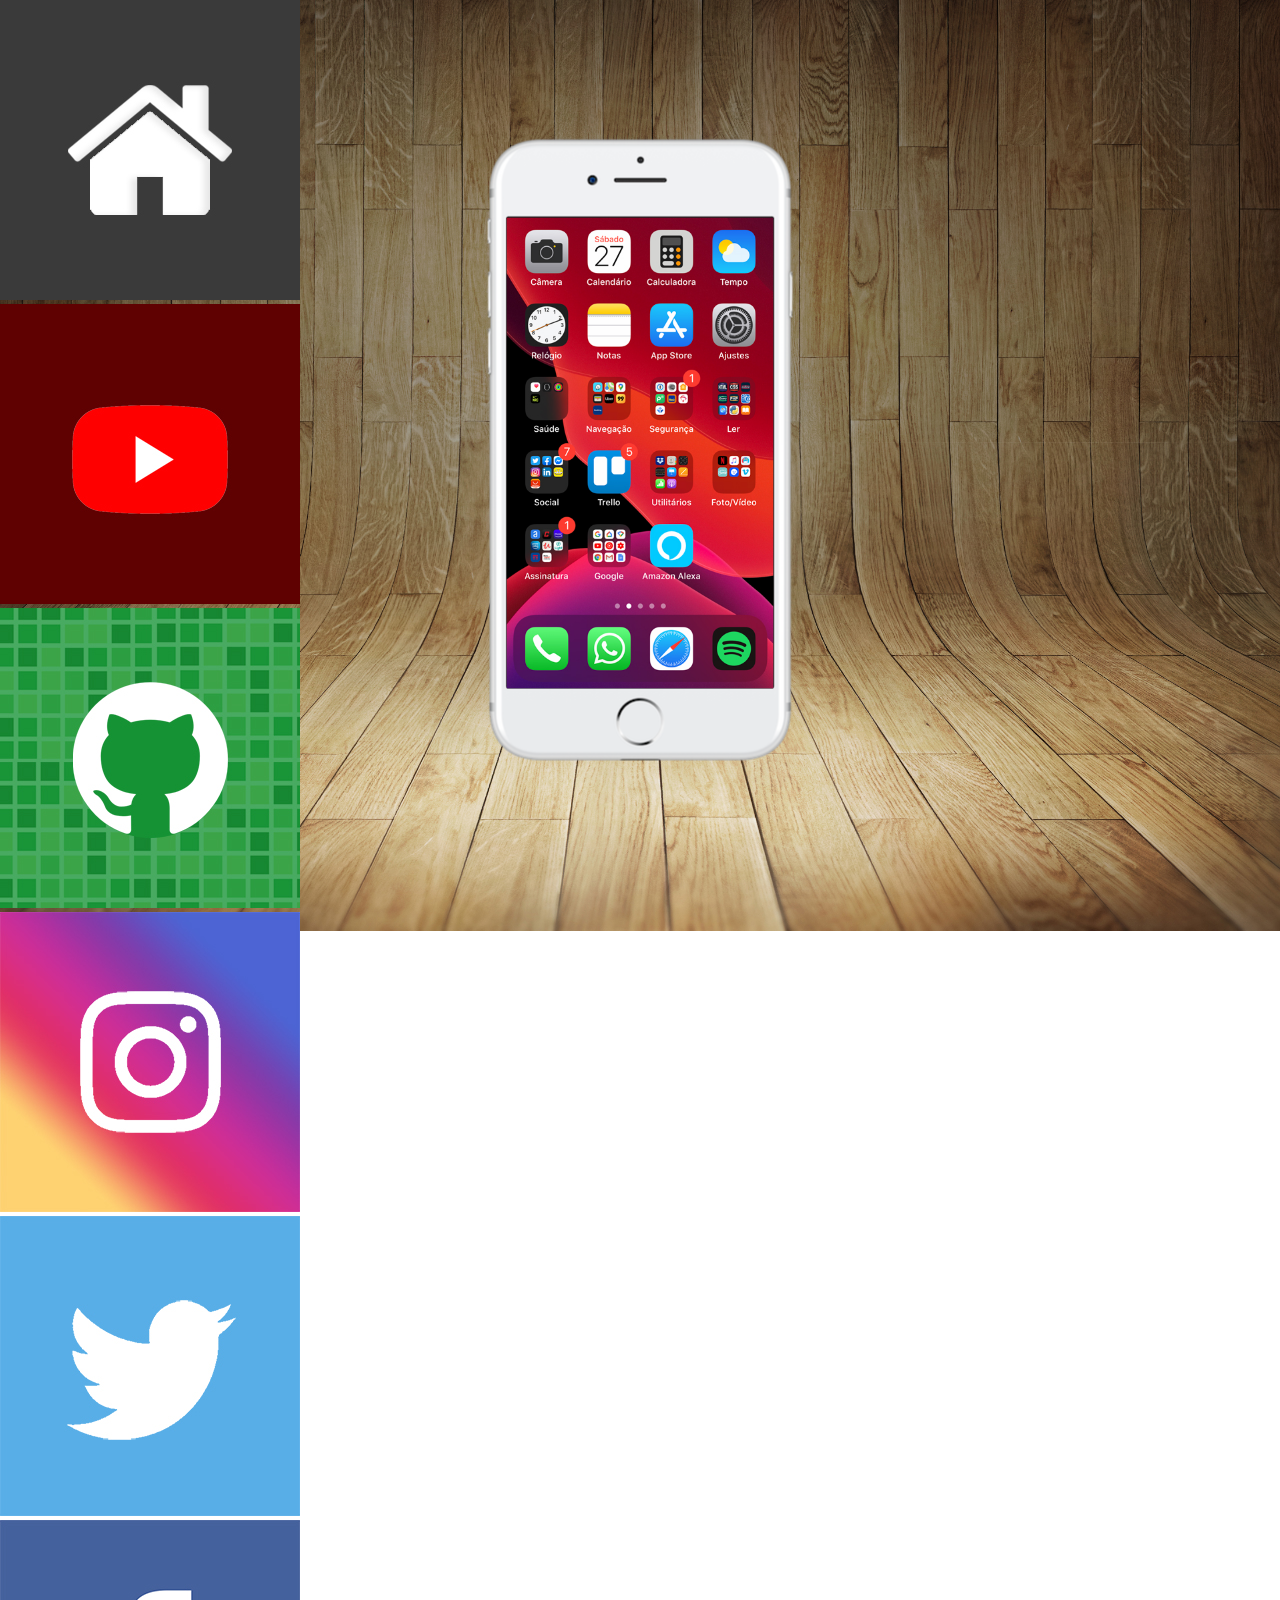
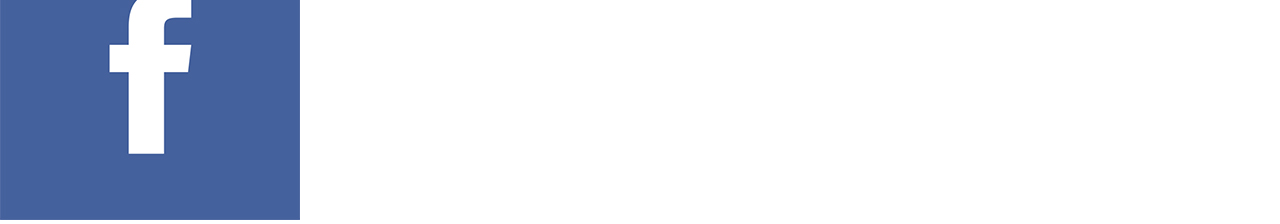
<file: index.html>
<!DOCTYPE html>
<html lang="pt-br">
<head>
    <meta charset="UTF-8">
    <meta http-equiv="X-UA-Compatible" content="IE=edge">
    <meta name="viewport" content="width=device-width, initial-scale=1.0">
    <title>Projeto redes sociais</title>
    <link rel="shortcut icon" href="favicon.ico" type="image/x-icon">
    <link rel="stylesheet" href="estilos/style.css">
</head>
<body>
    <main>
        <section id ="telefone">
            <iframe src="home.html" frameborder="0" name="tela" id="tela"></iframe>
        </section>
        <section id="redes-sociais">
            <a href="home.html" target="tela"><img src="imagens/logo-home.jpg" alt=""></a><br>
            <a href="youtube.html" target="tela"><img src="imagens/logo-youtube.jpg" alt=""></a><br>
            <a href="github.html" target="tela"><img src="imagens/logo-github.jpg" alt=""></a><br>
            <a href="instagram.html" target="tela"><img src="imagens/logo-instagram.jpg" alt=""></a><br>
            <a href="twitter.html" target="tela"><img src="imagens/logo-twitter.jpg" alt=""></a><br>
            <a href="facebook.html" target="tela"><img src="imagens/logo-facebook.jpg" alt=""></a>
            
        </section>
        
    </main>
</body>
</html>
</file>
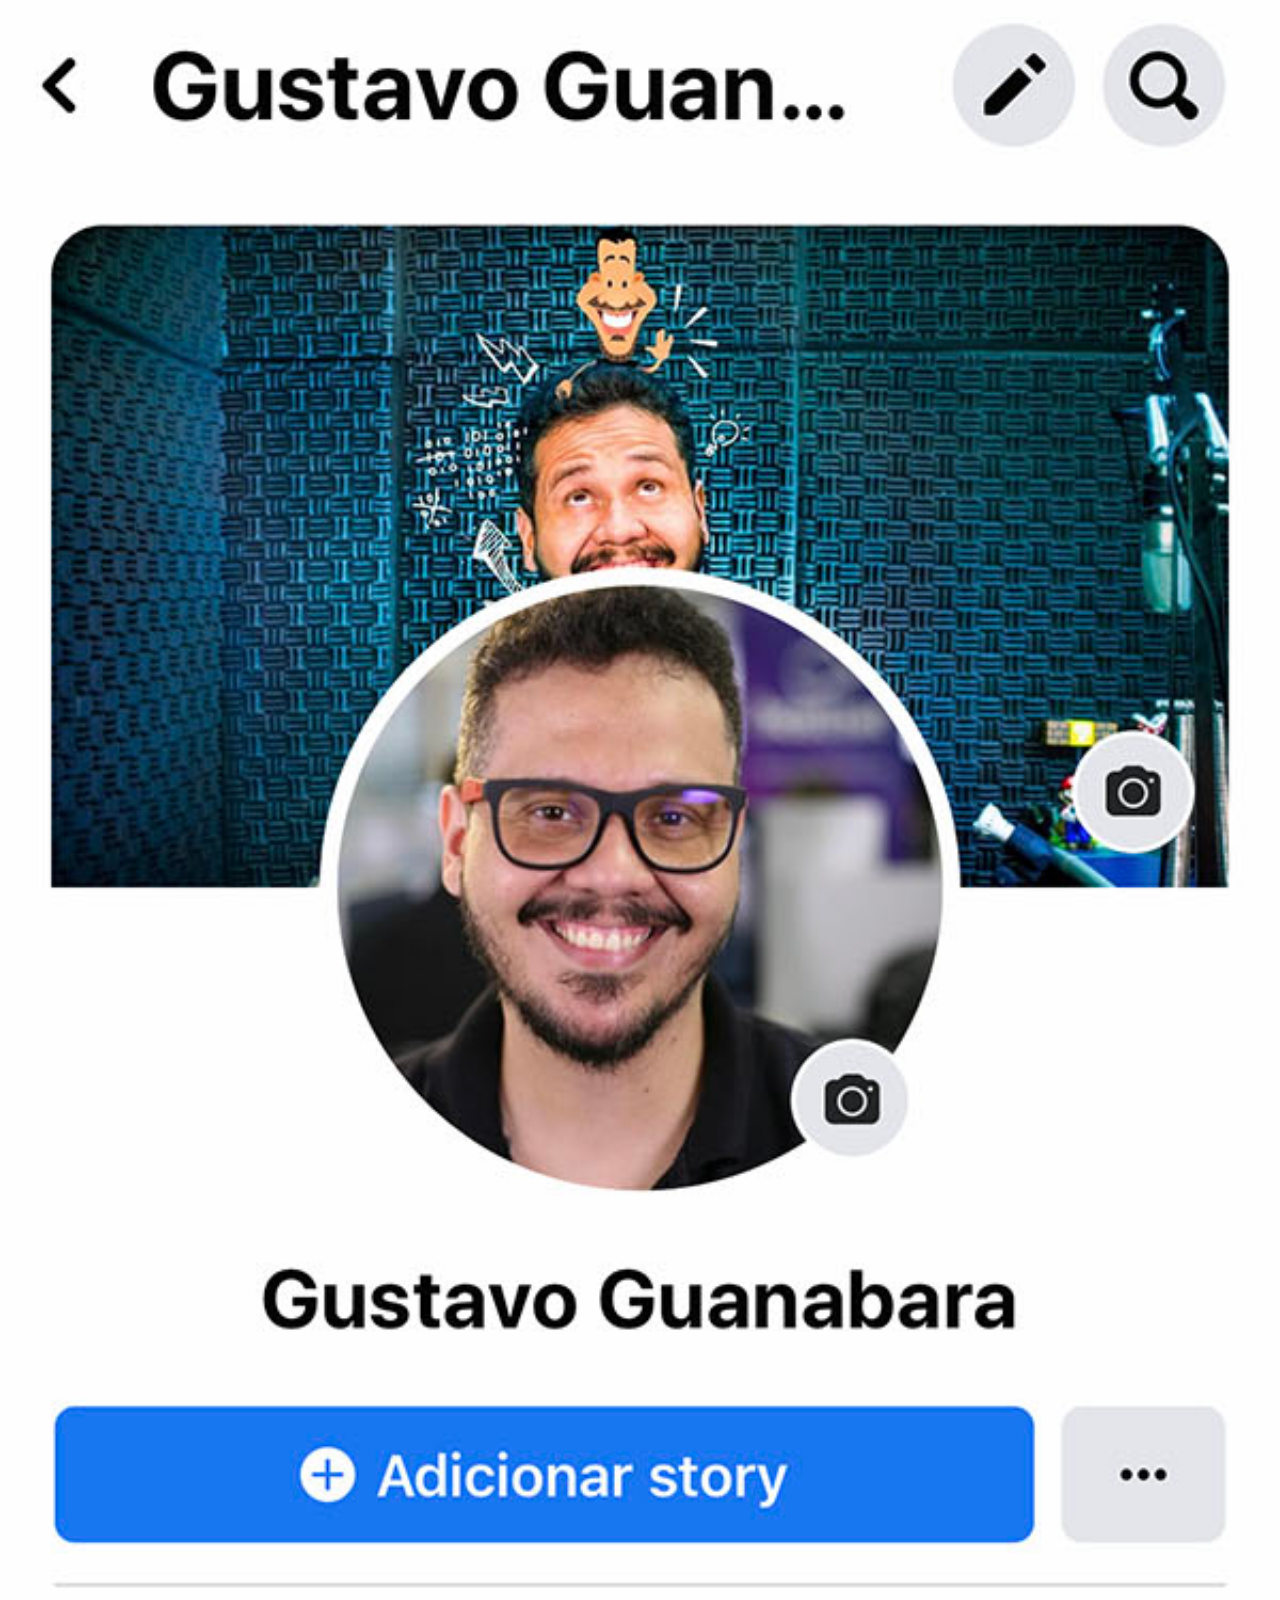
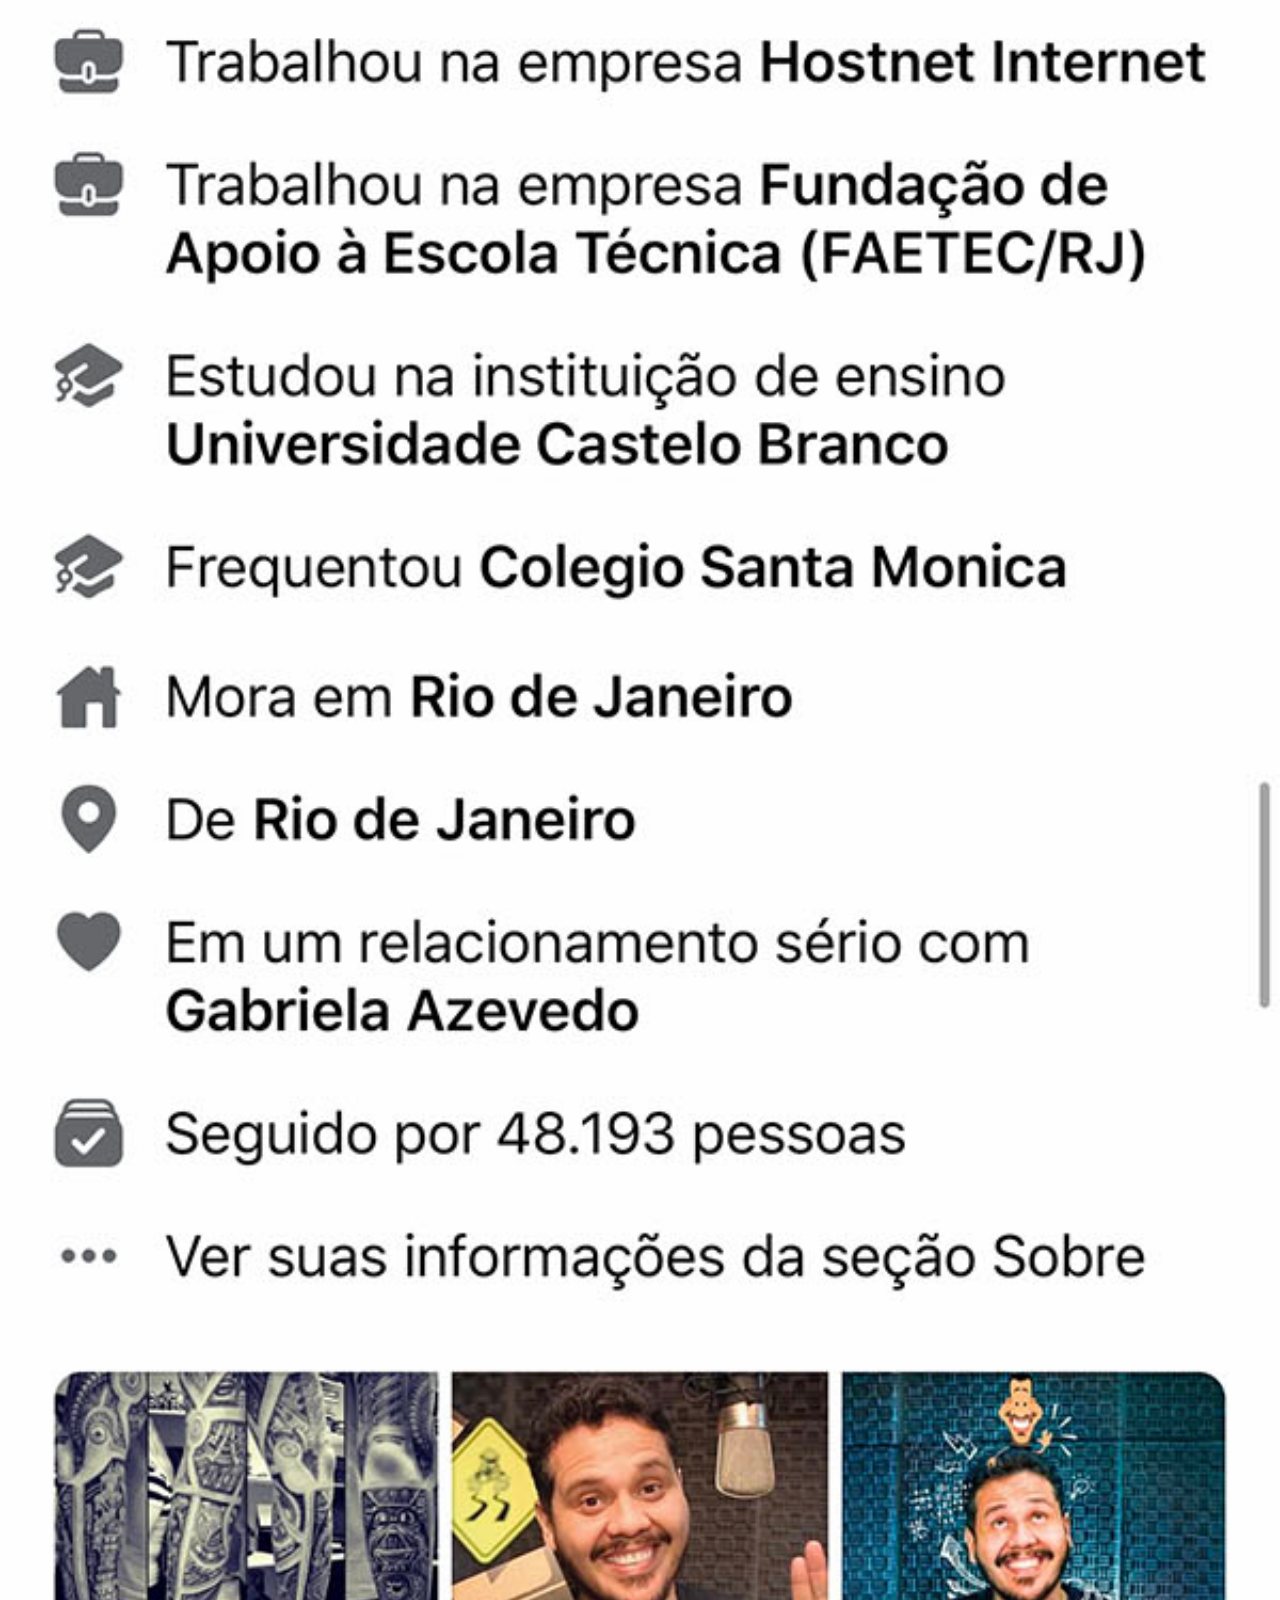
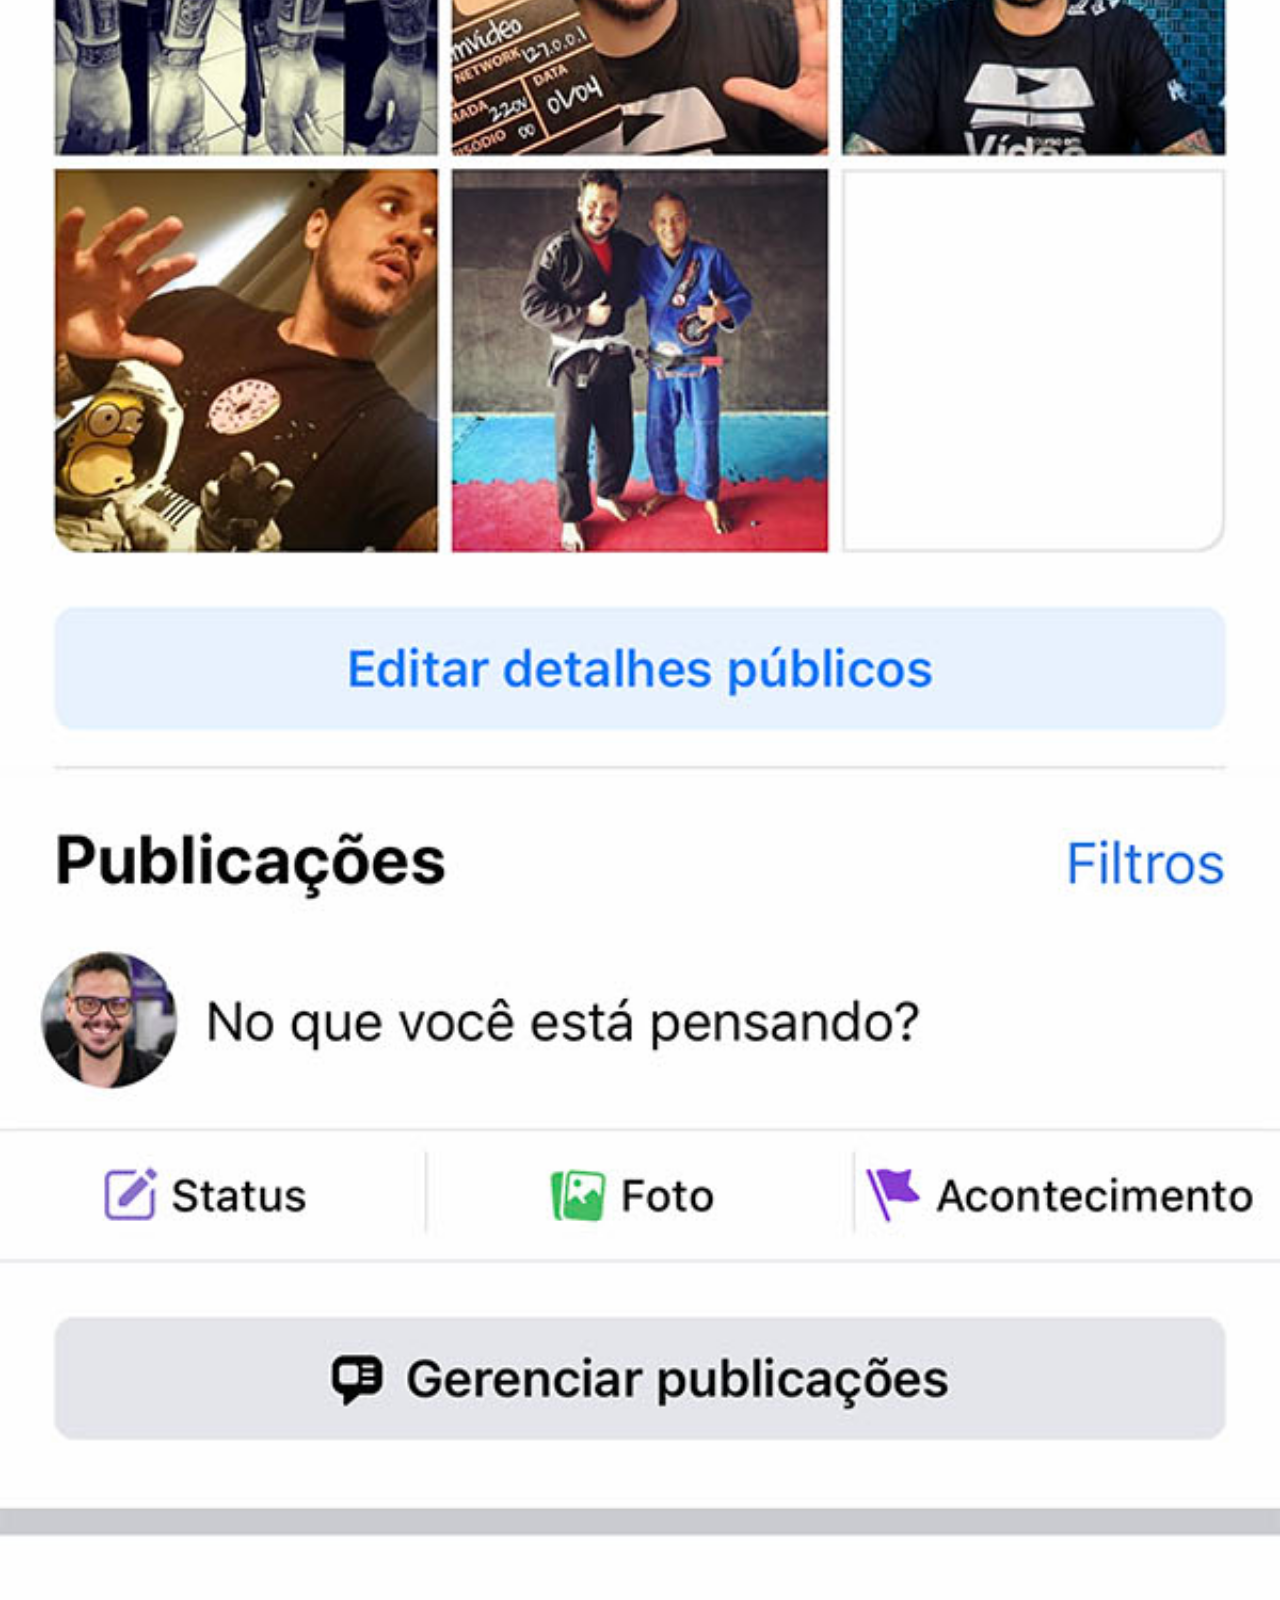
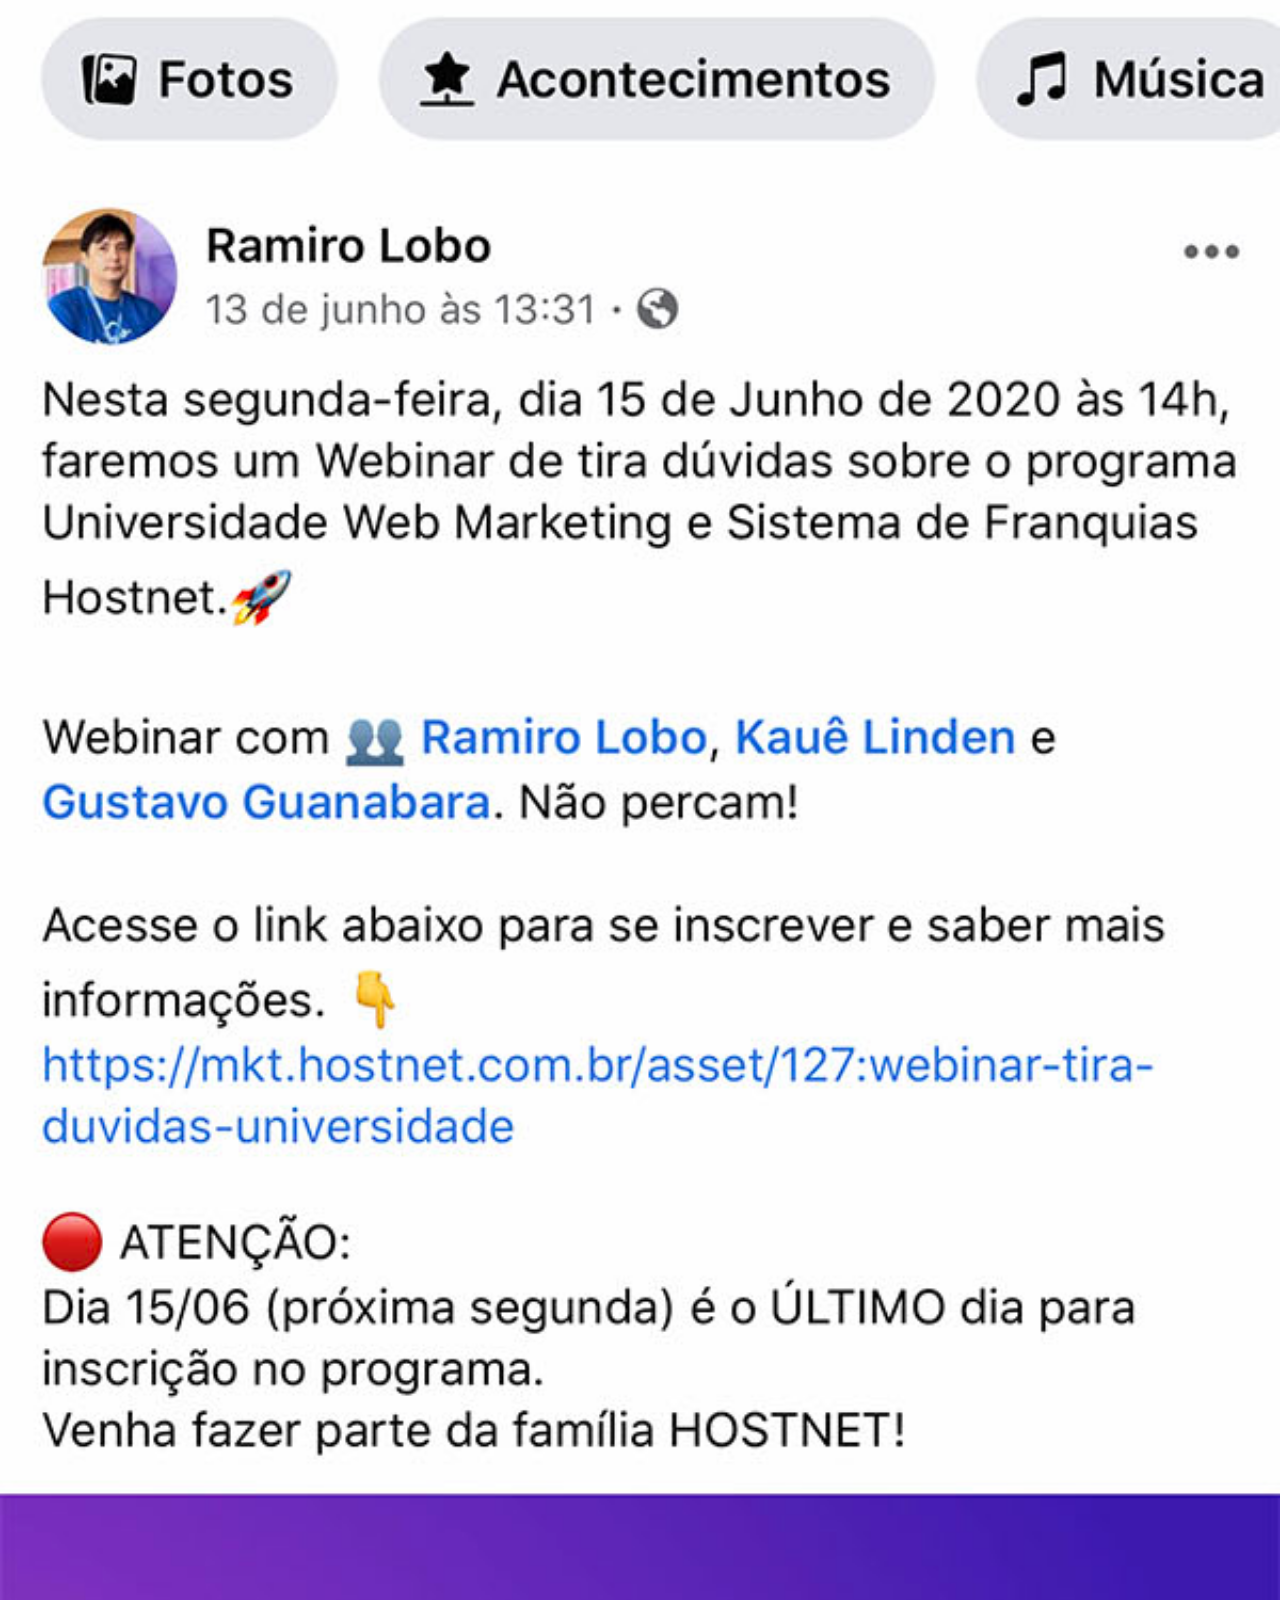
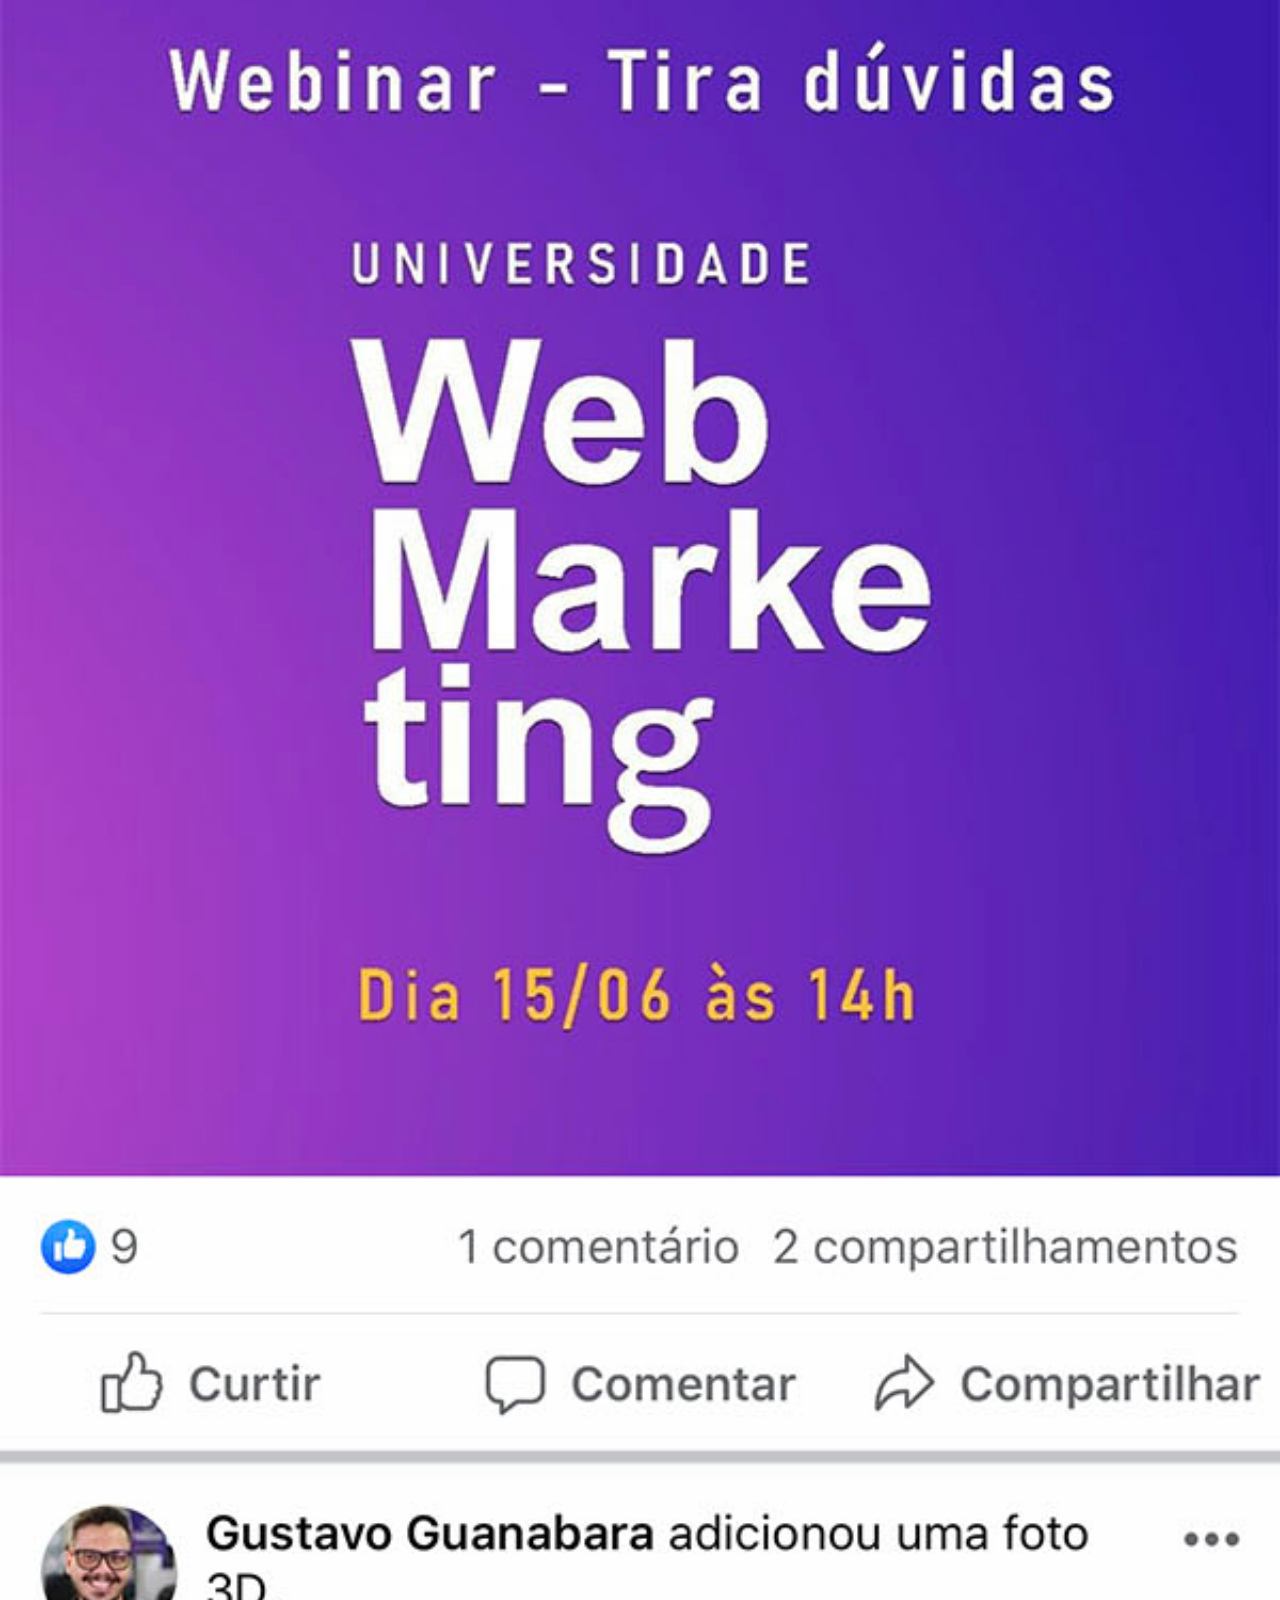
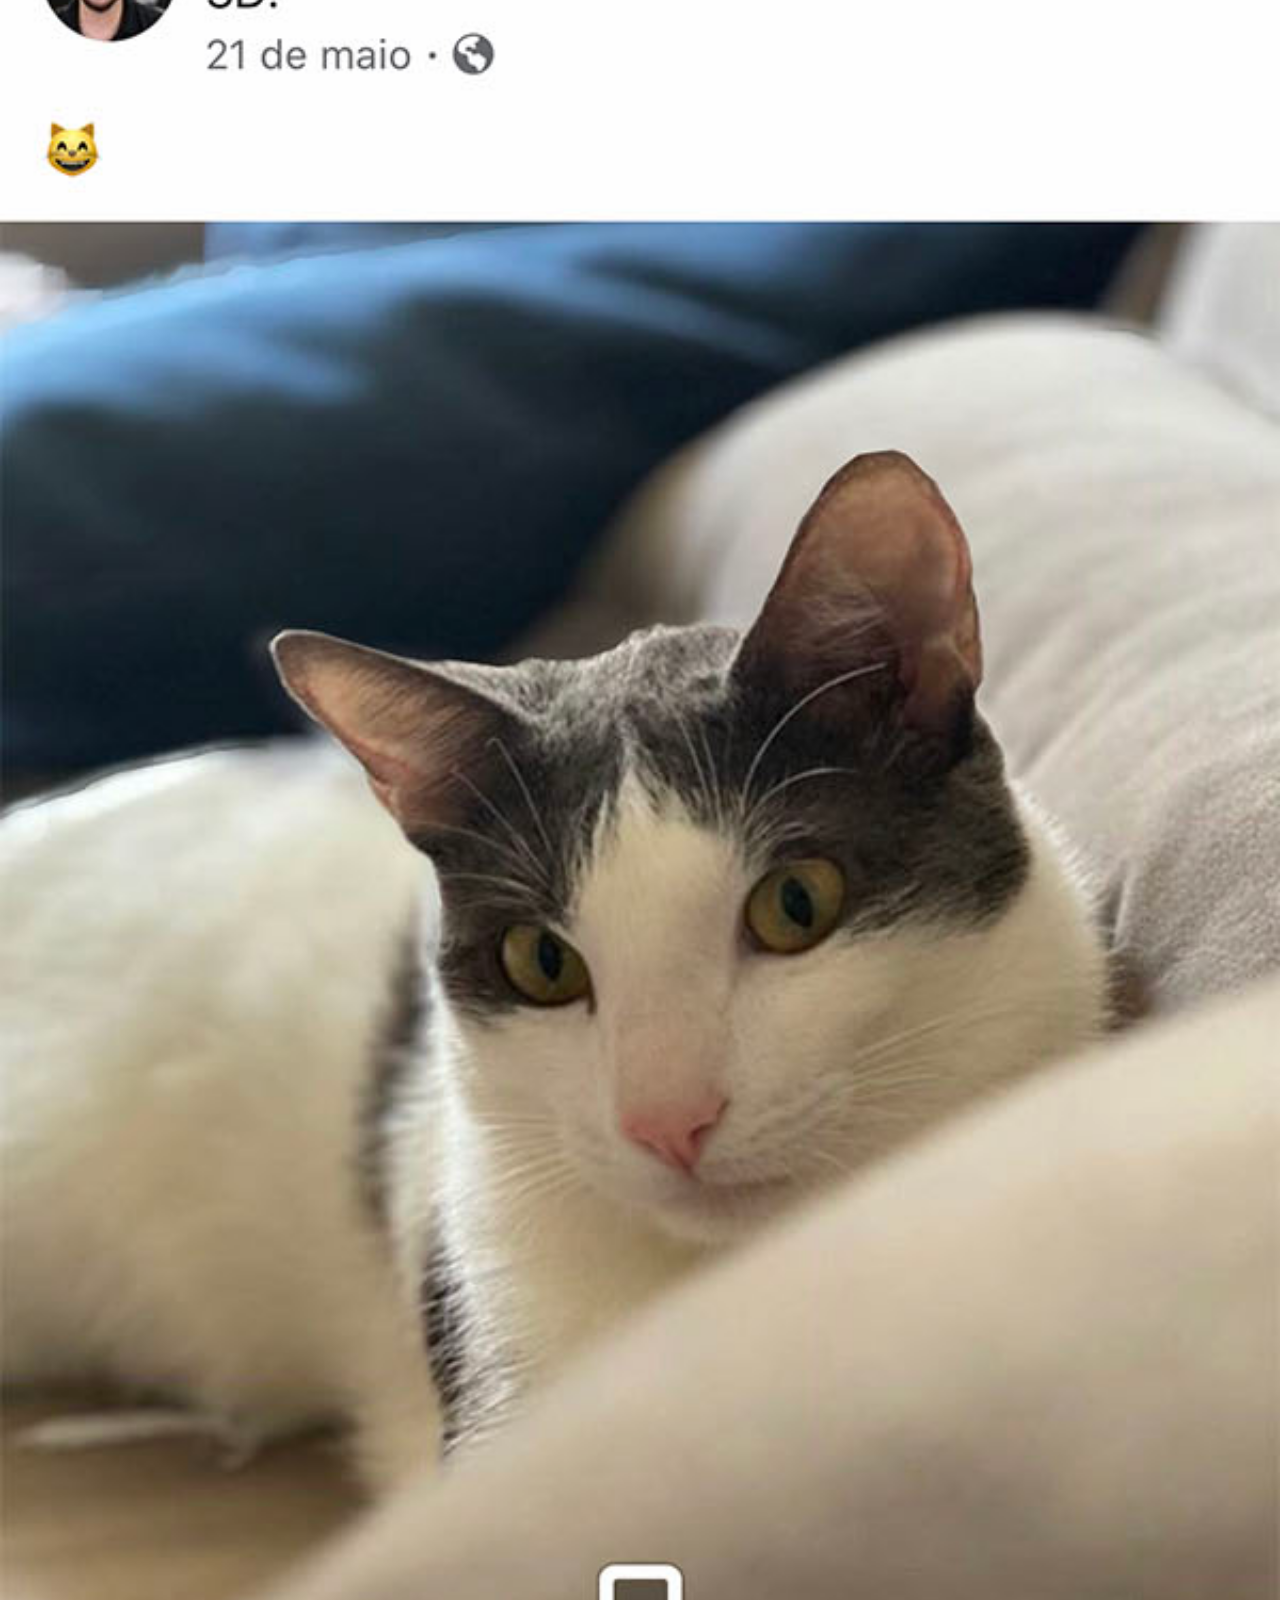
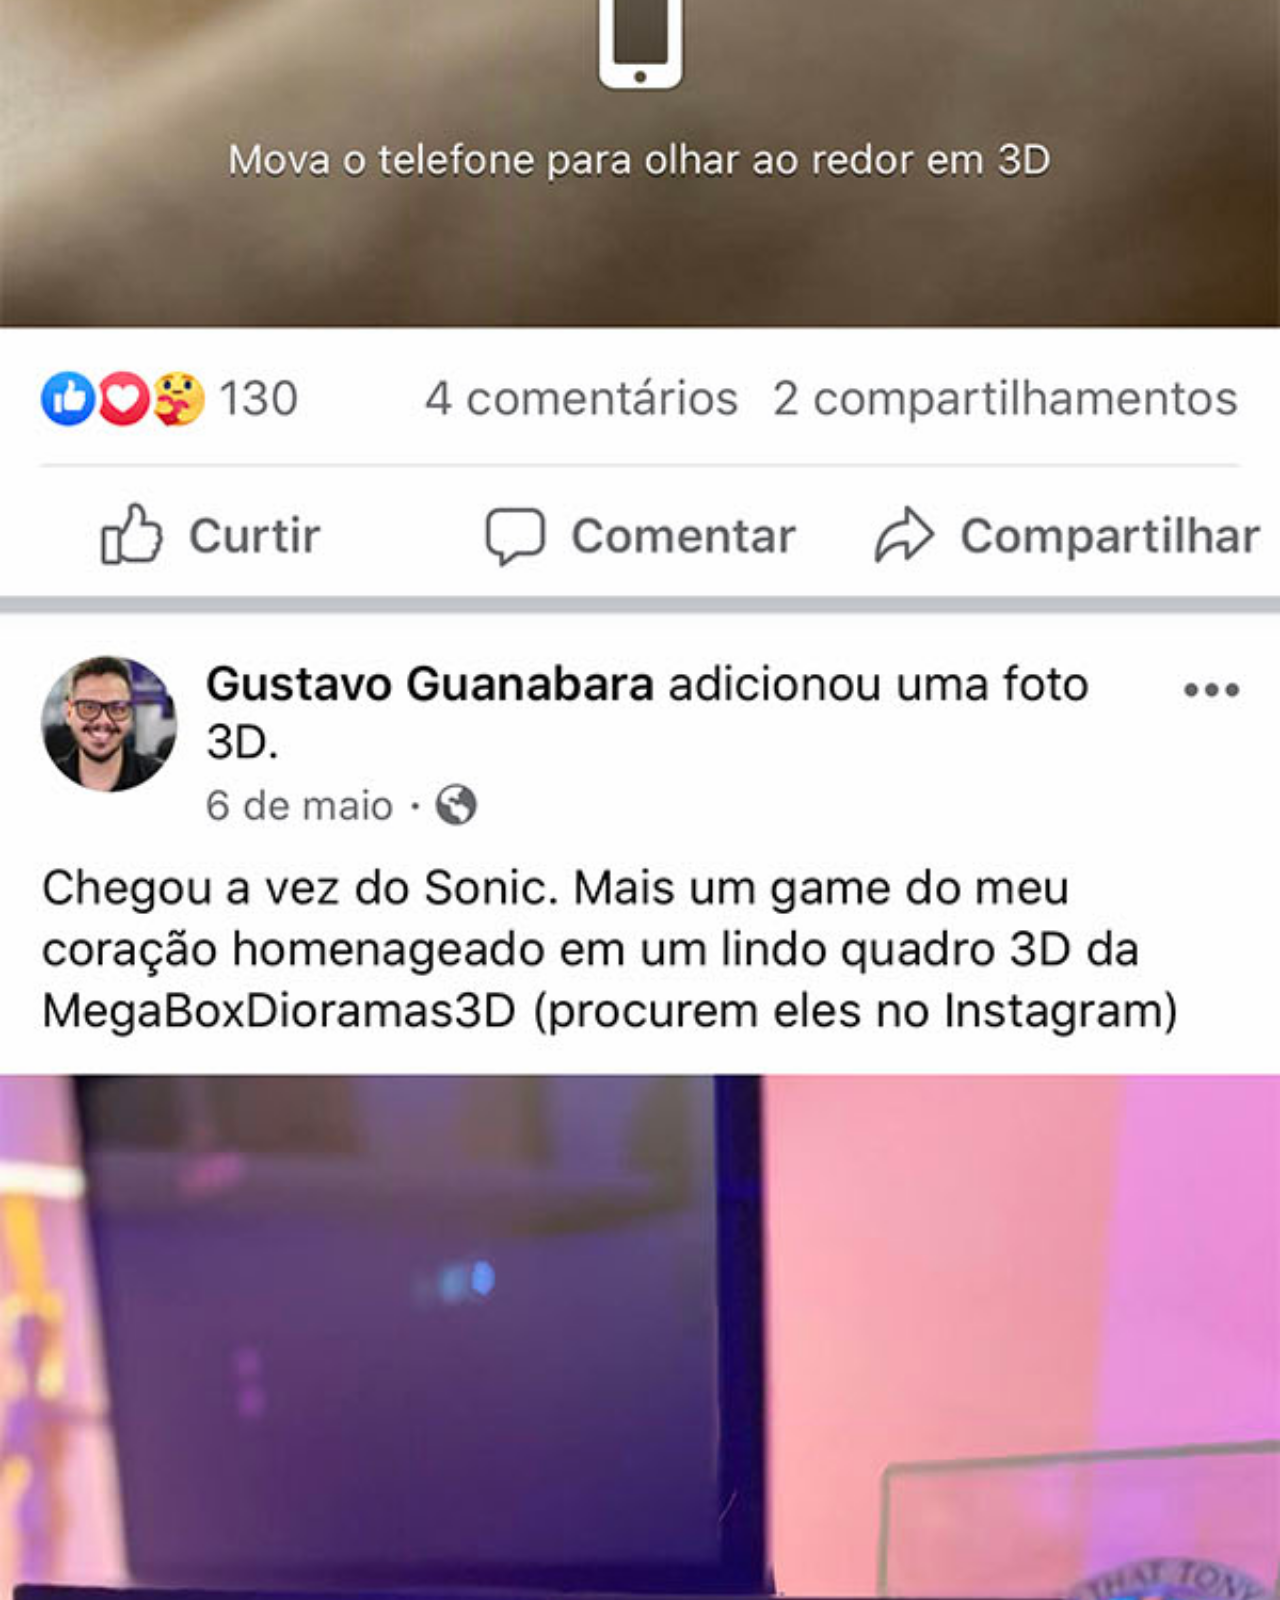
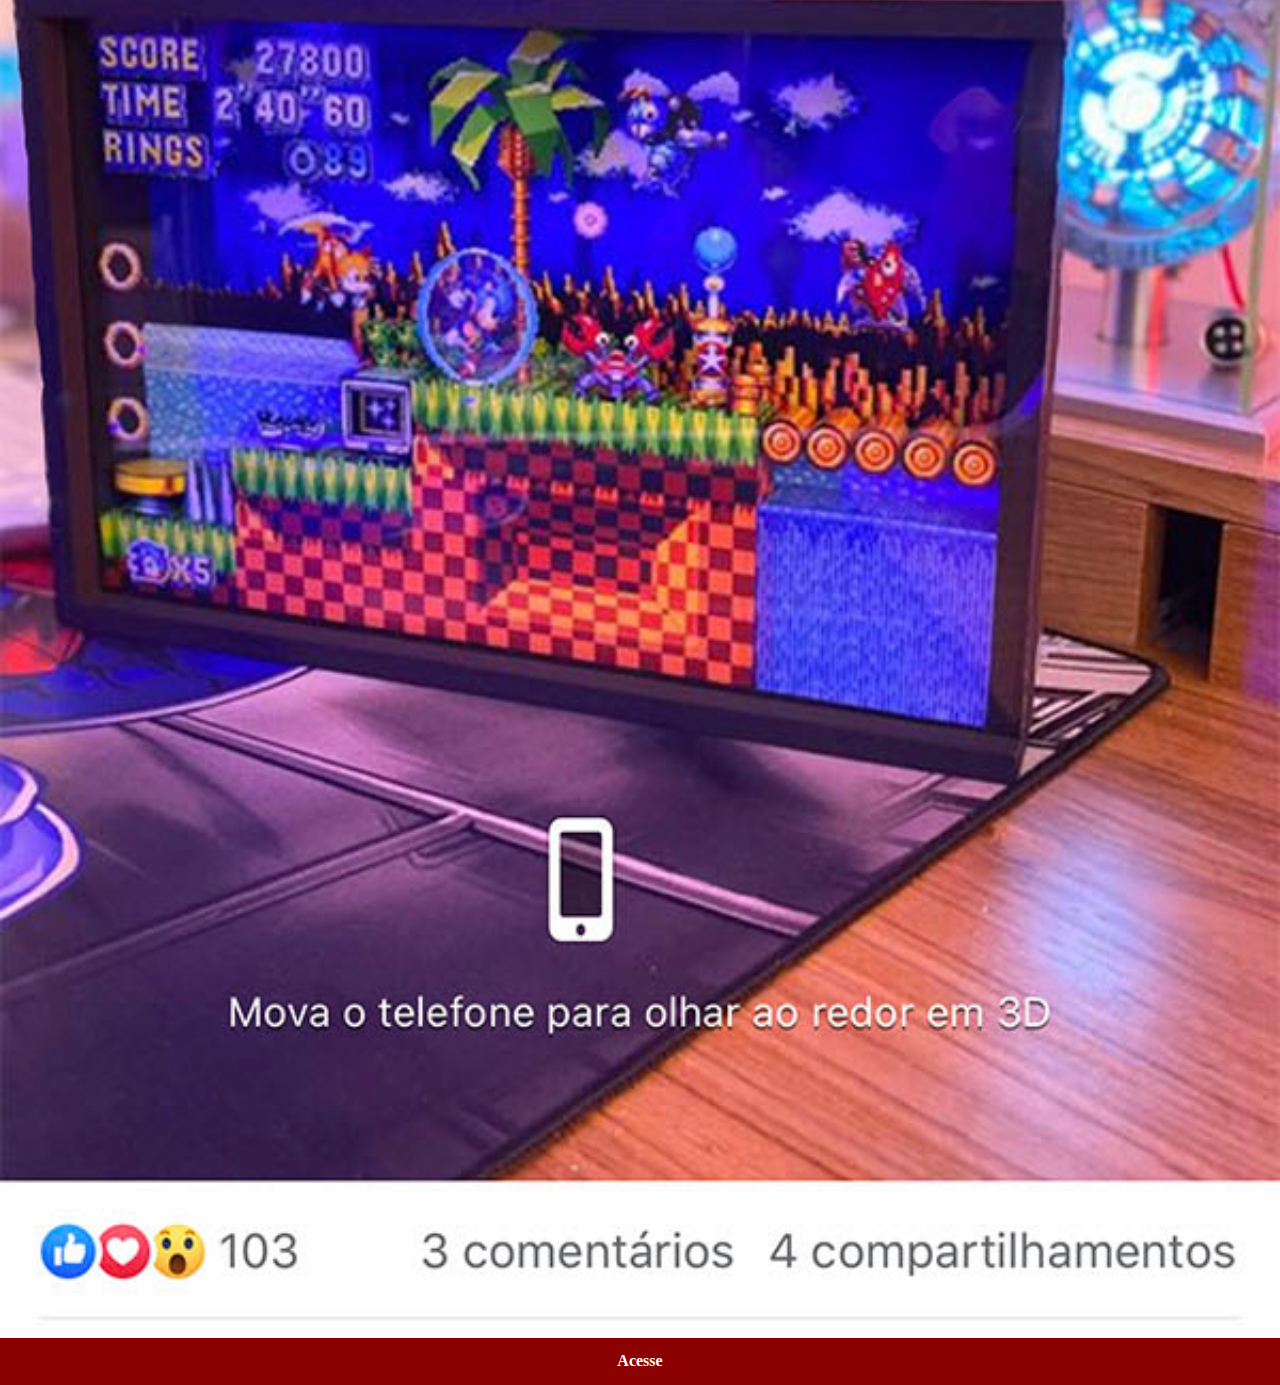
<file: facebook.html>
<!DOCTYPE html>
<html lang="pt-br">
<head>
    <meta charset="UTF-8">
    <meta http-equiv="X-UA-Compatible" content="IE=edge">
    <meta name="viewport" content="width=device-width, initial-scale=1.0">
    <title>Facebook</title>
    <link rel="stylesheet" href="estilos/social.css">
</head>
<body>
    <img src="imagens/tela-facebook.jpg" alt="">
    <a href="https://www.facebook.com" target="_blank">Acesse</a>
    
</body>
</html>
</file>
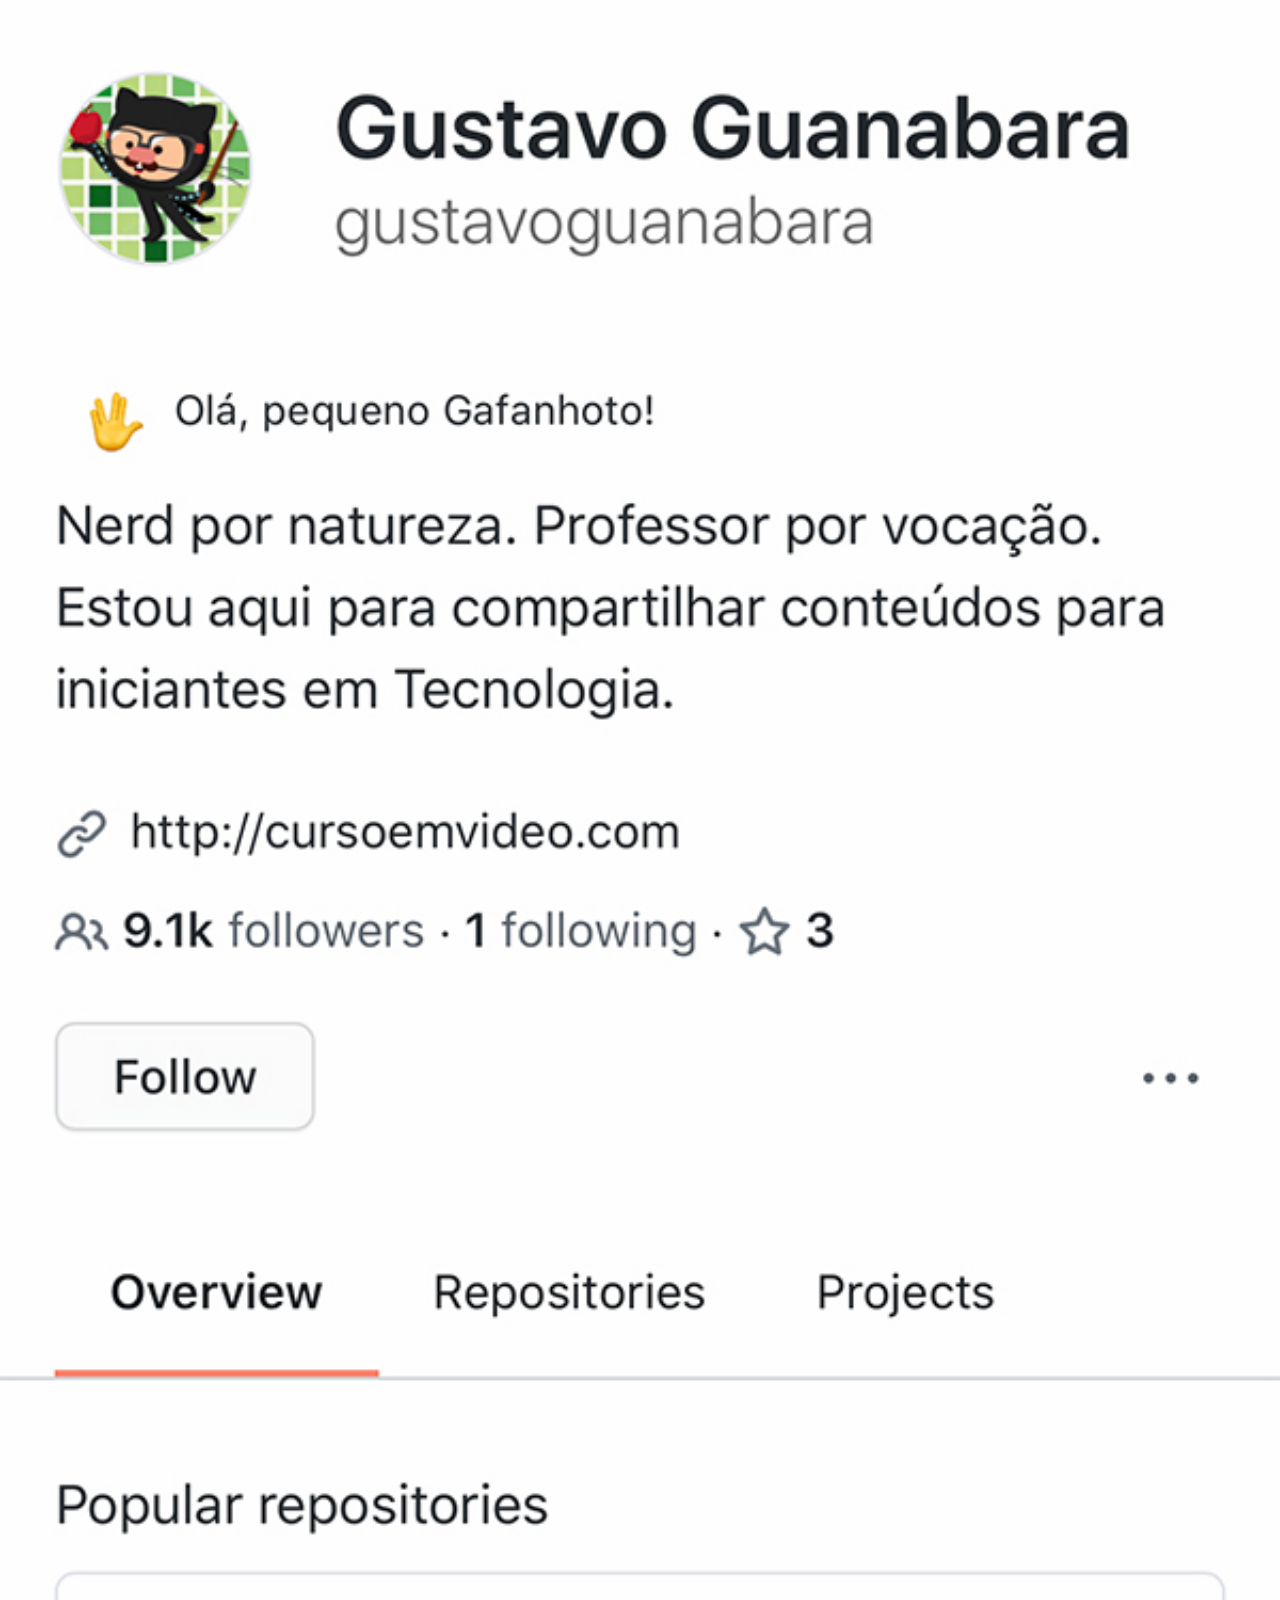
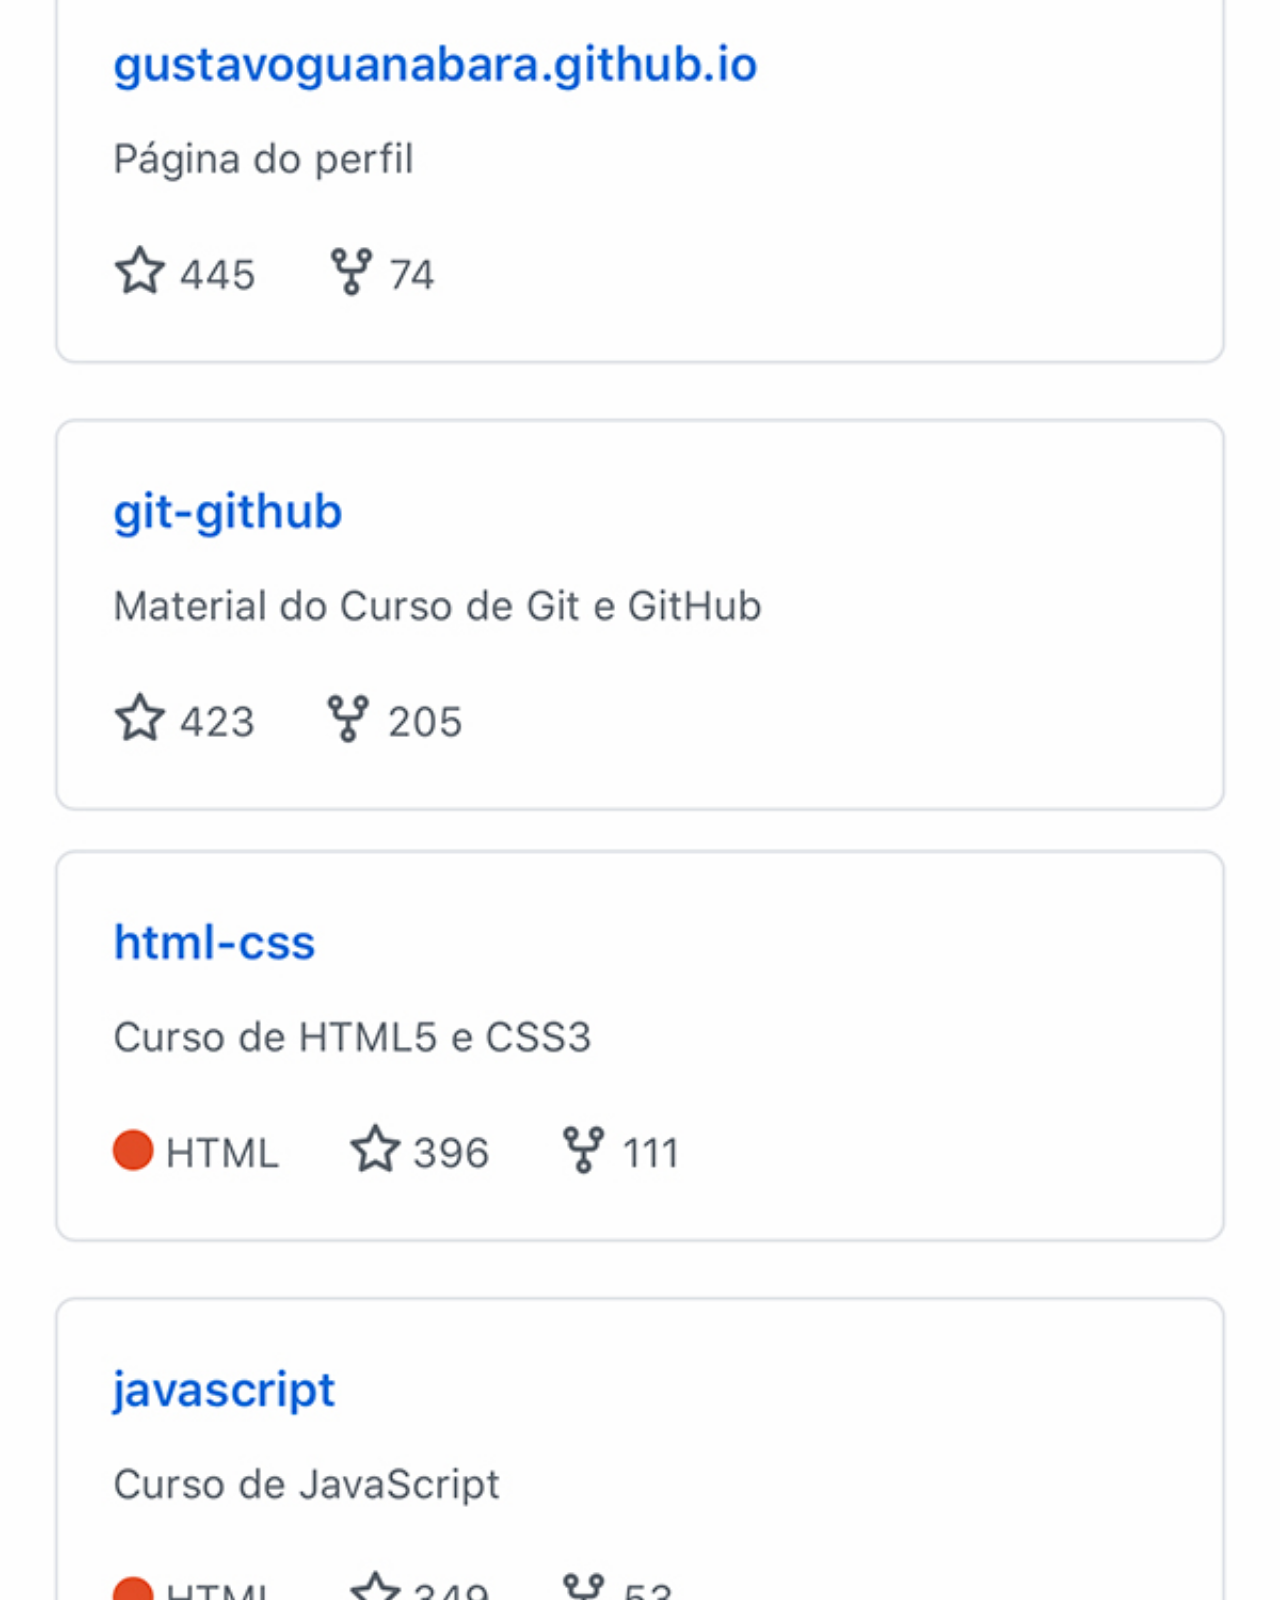
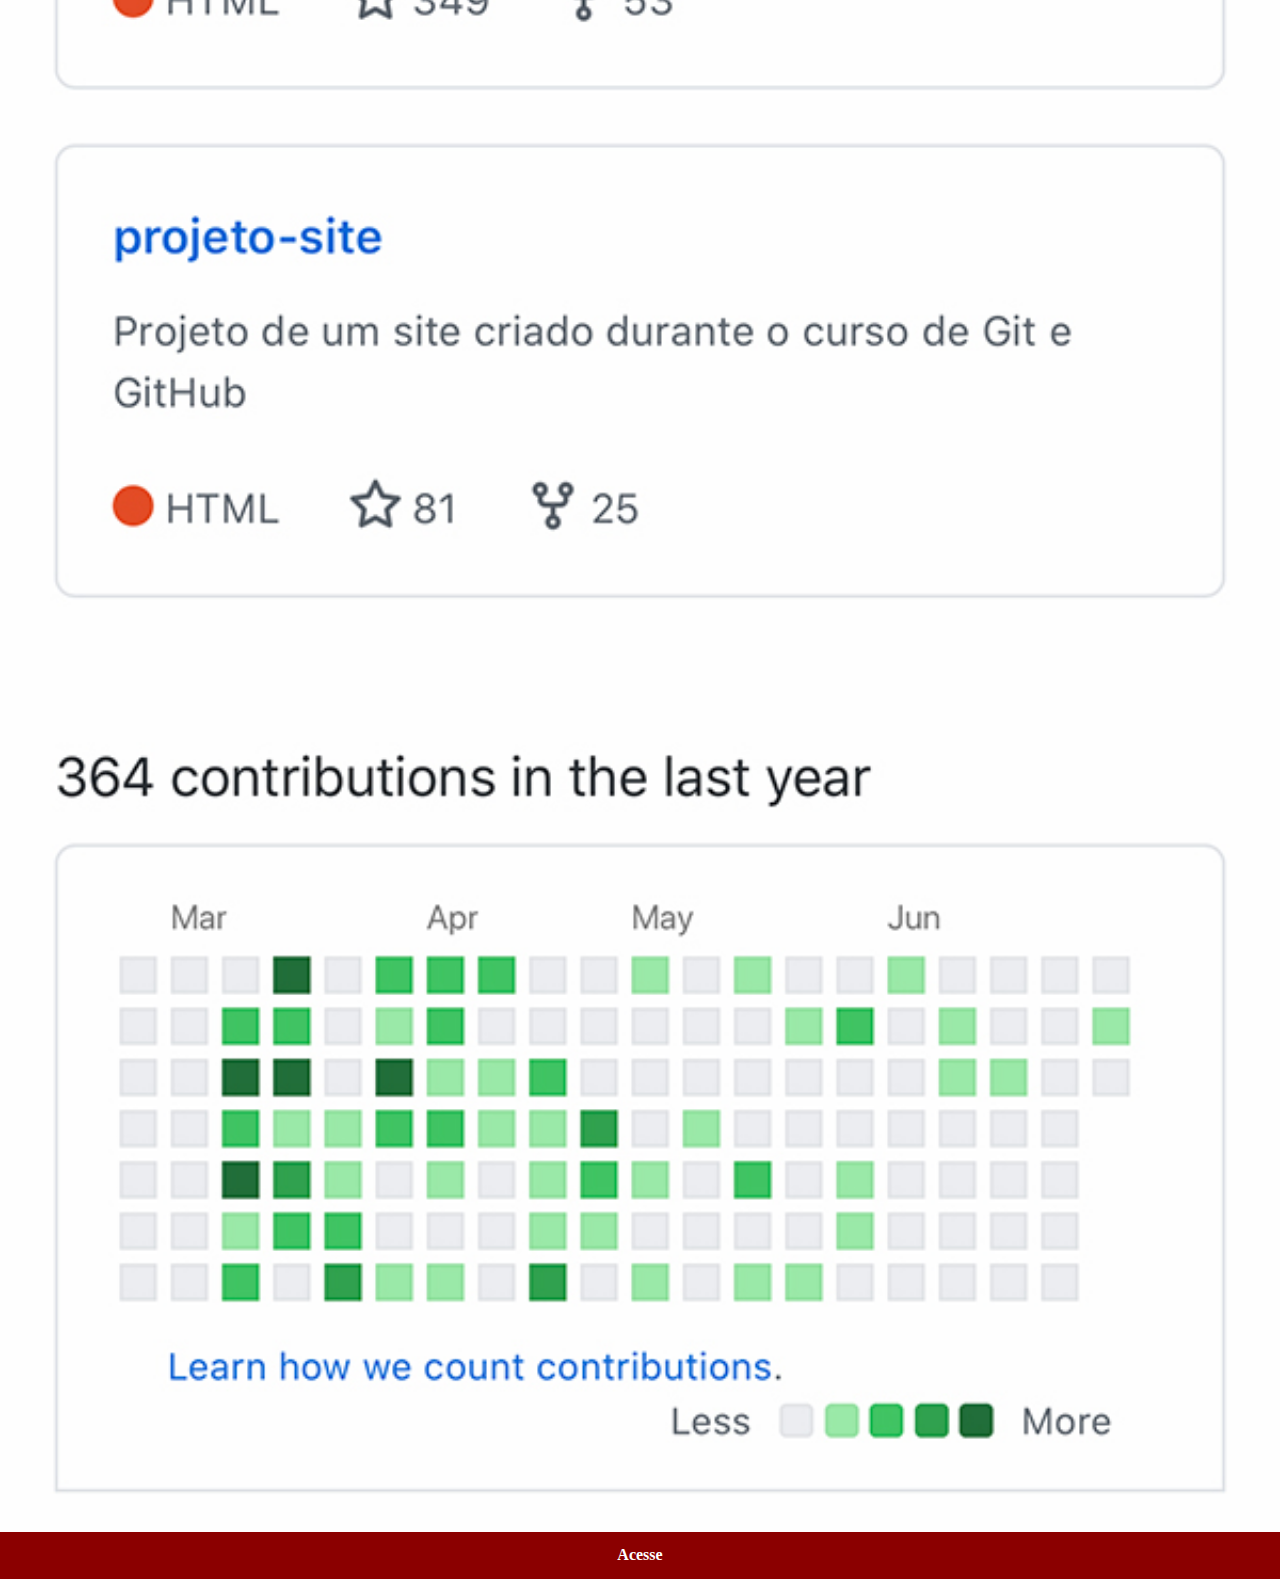
<file: github.html>
<!DOCTYPE html>
<html lang="pt-br">
<head>
    <meta charset="UTF-8">
    <meta http-equiv="X-UA-Compatible" content="IE=edge">
    <meta name="viewport" content="width=device-width, initial-scale=1.0">
    <title>GitHub</title>
    <link rel="stylesheet" href="estilos/social.css">
</head>
<body>
    <img src="imagens/tela-github.jpg" alt="" >
    <a href="https://www.github.com" target="_blank">Acesse</a>
    
</body>
</html>
</file>
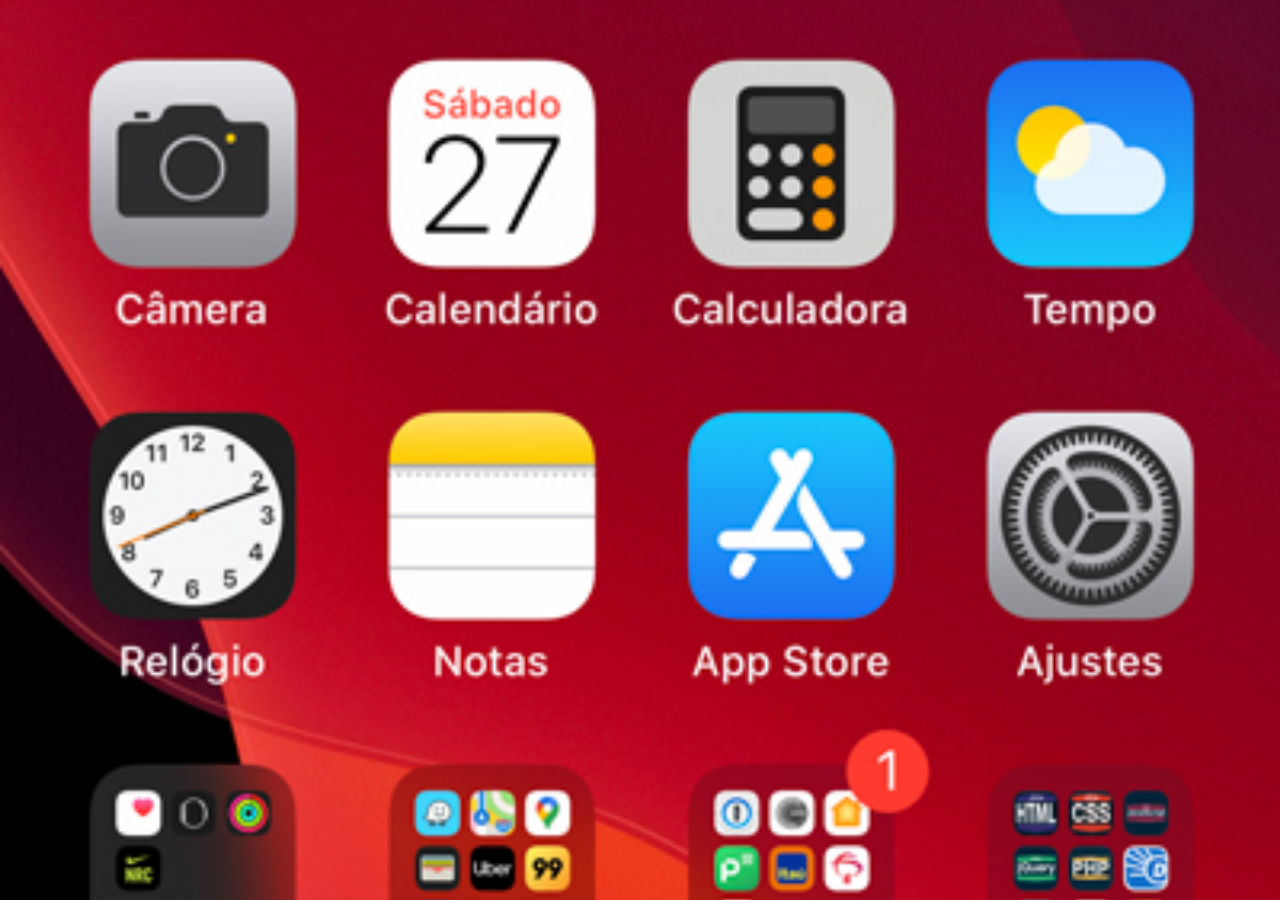
<file: home.html>
<!DOCTYPE html>
<html lang="pt-br">
<head>
    <meta charset="UTF-8">
    <meta http-equiv="X-UA-Compatible" content="IE=edge">
    <meta name="viewport" content="width=device-width, initial-scale=1.0">
    <title>Home</title>
</head>
<style>
    *{
        margin: 0px;
        padding: 0px;
    }

    body{
        height: 100vh;
        width: 100vw;
        background:  black url(imagens/tela-home.jpg) no-repeat top center;
        background-size: cover;
    }

</style>

<body>

    
</body>
</html>
</file>
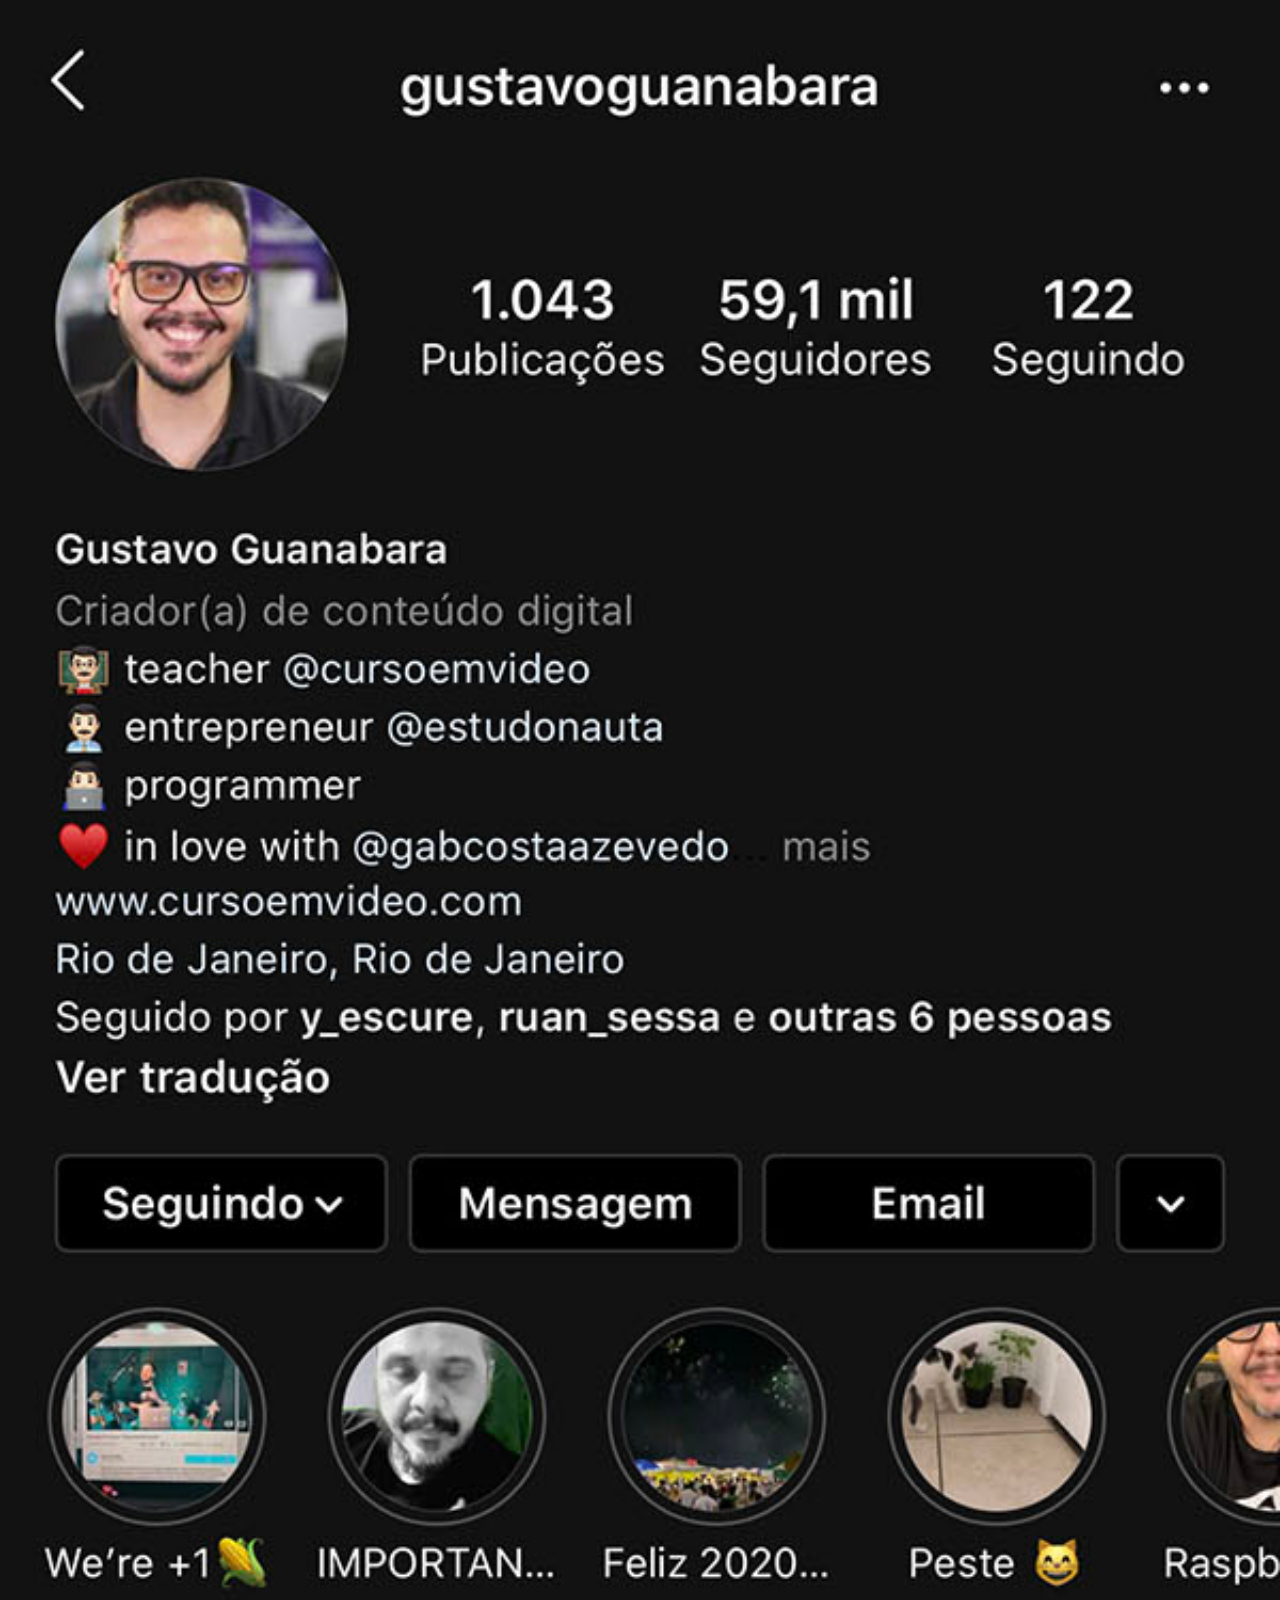
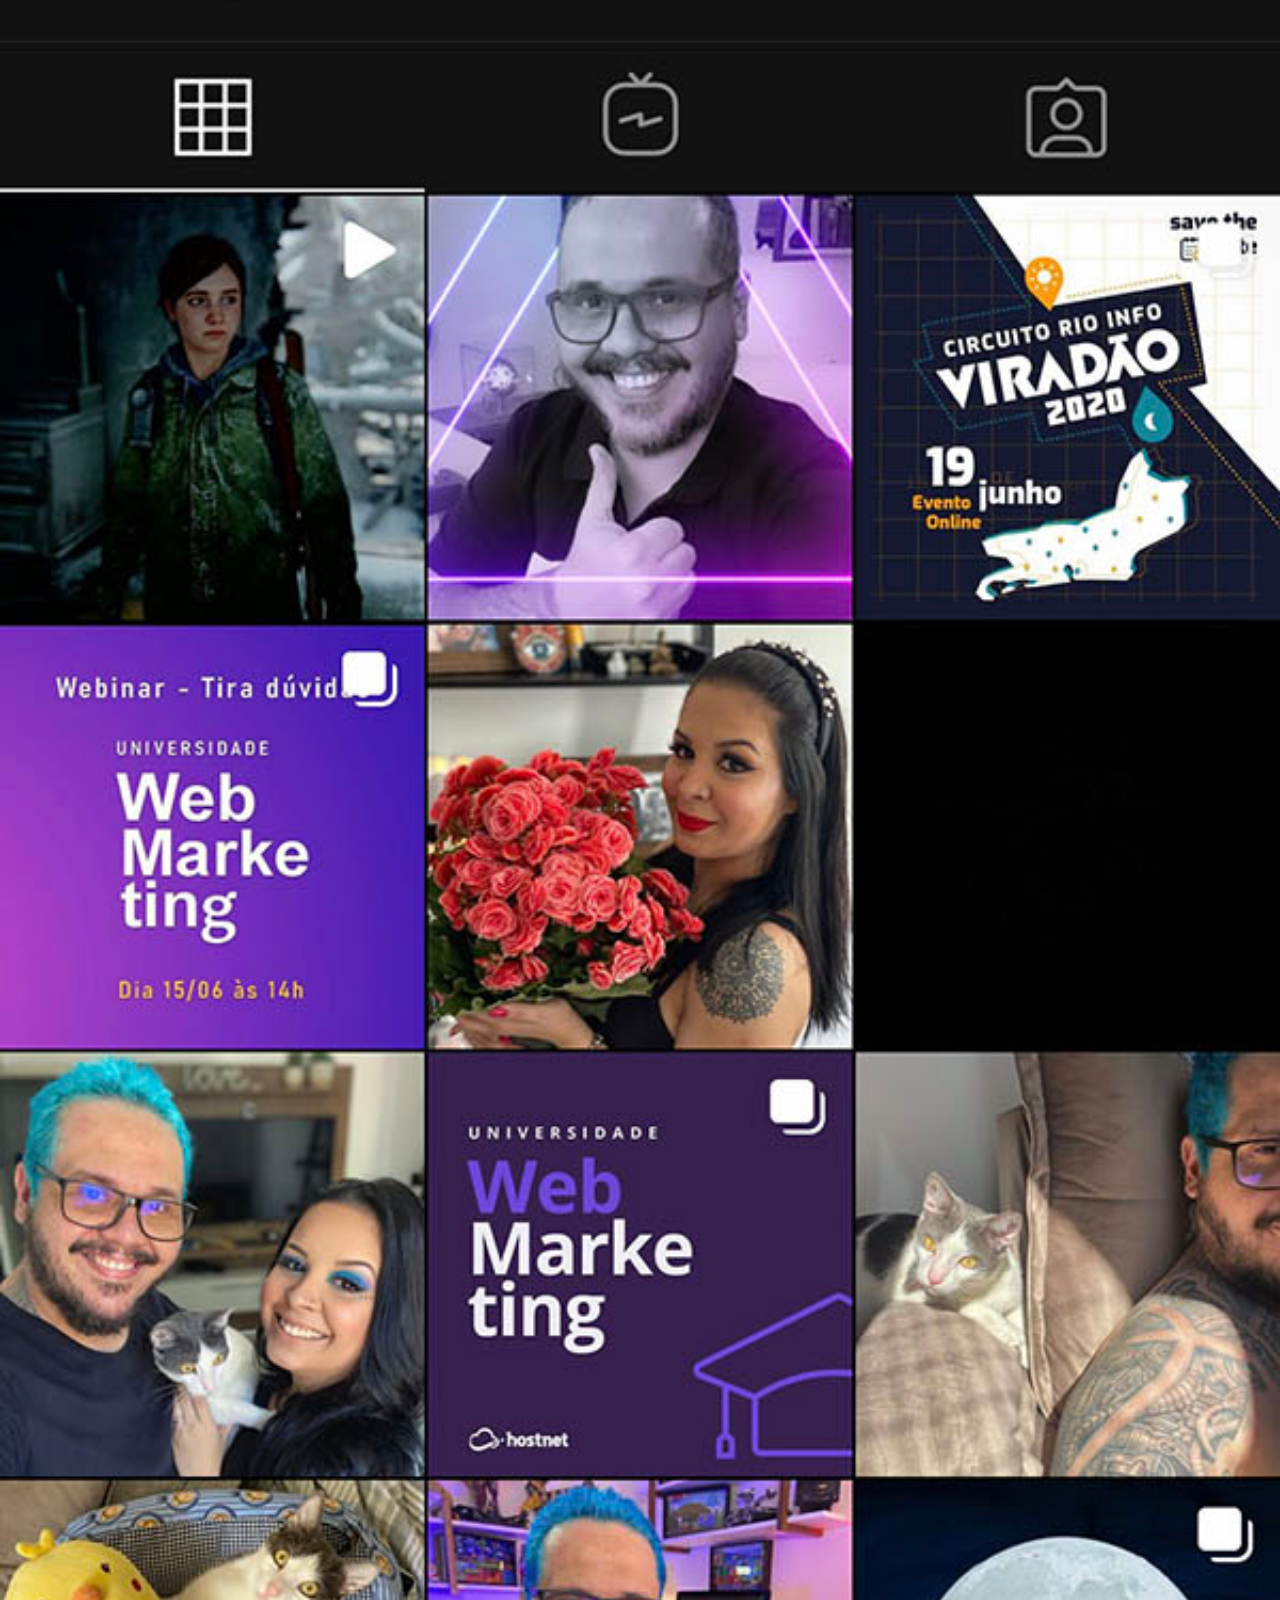
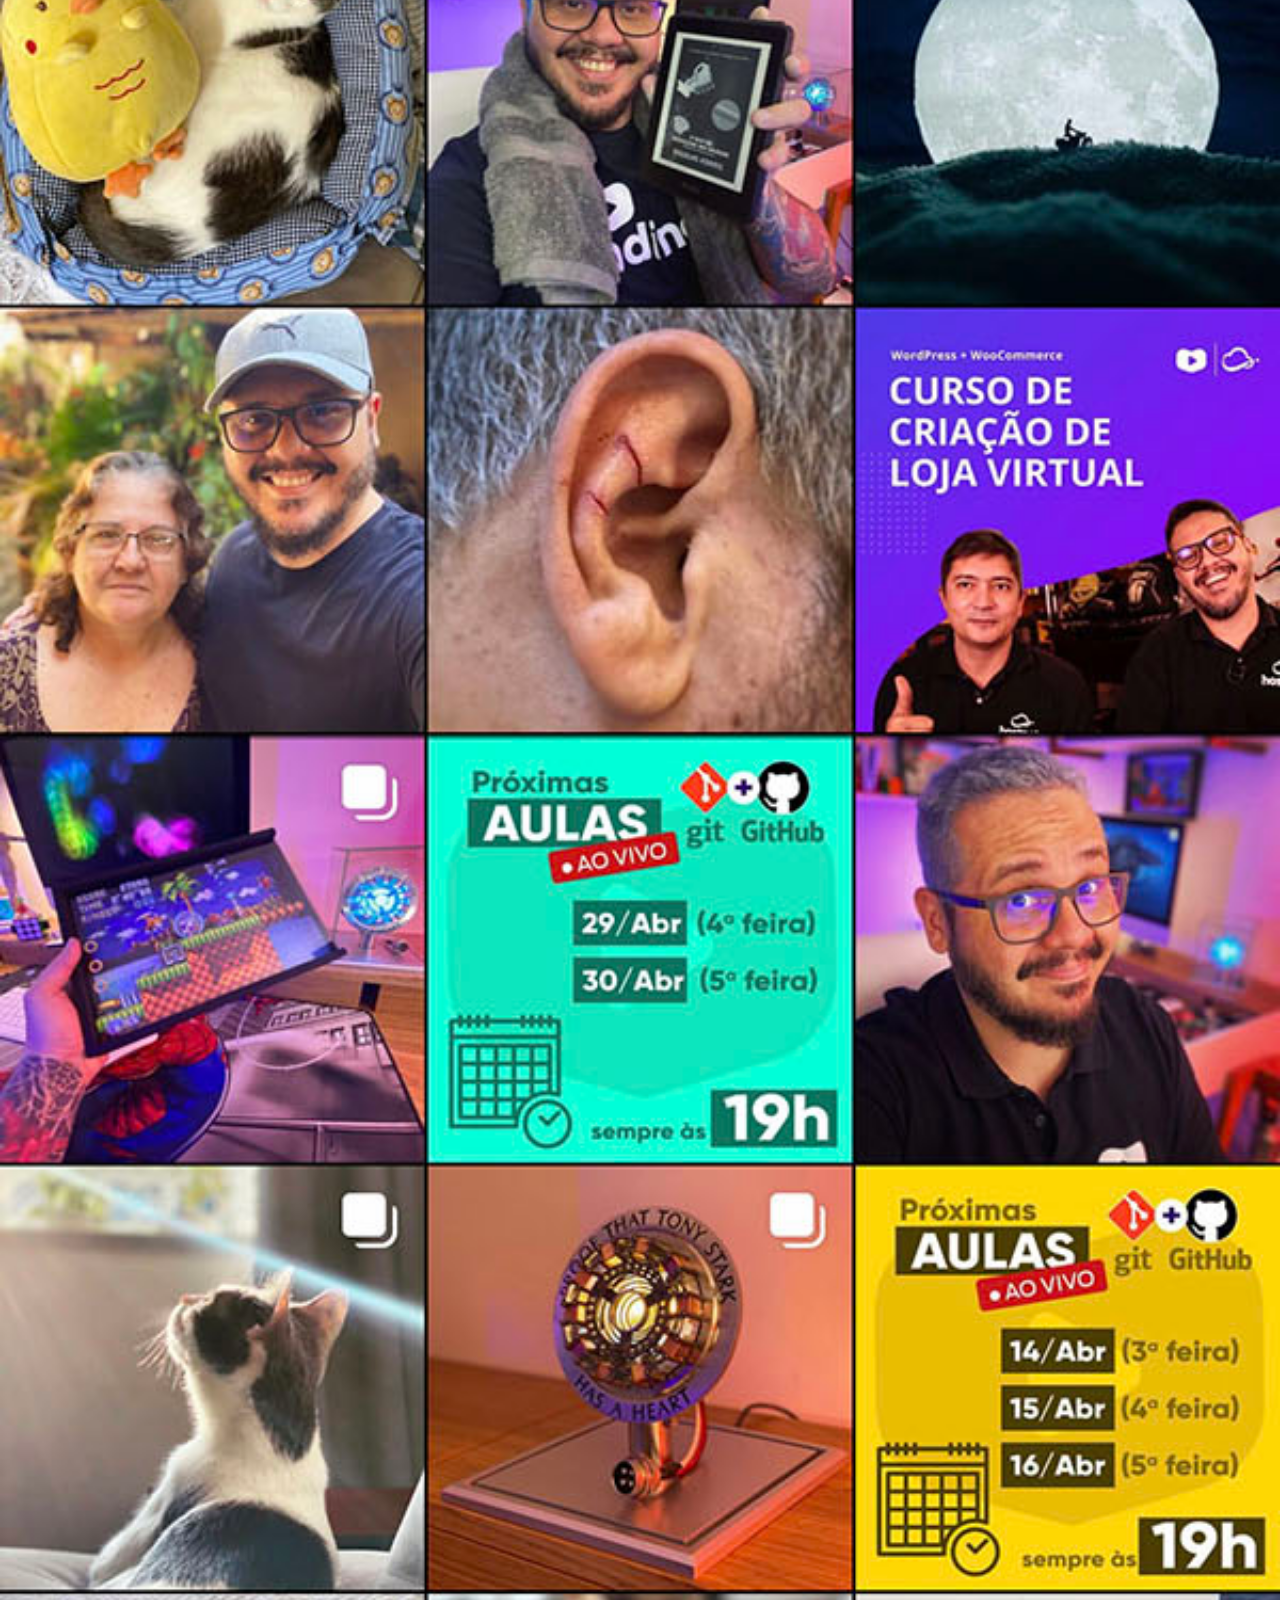
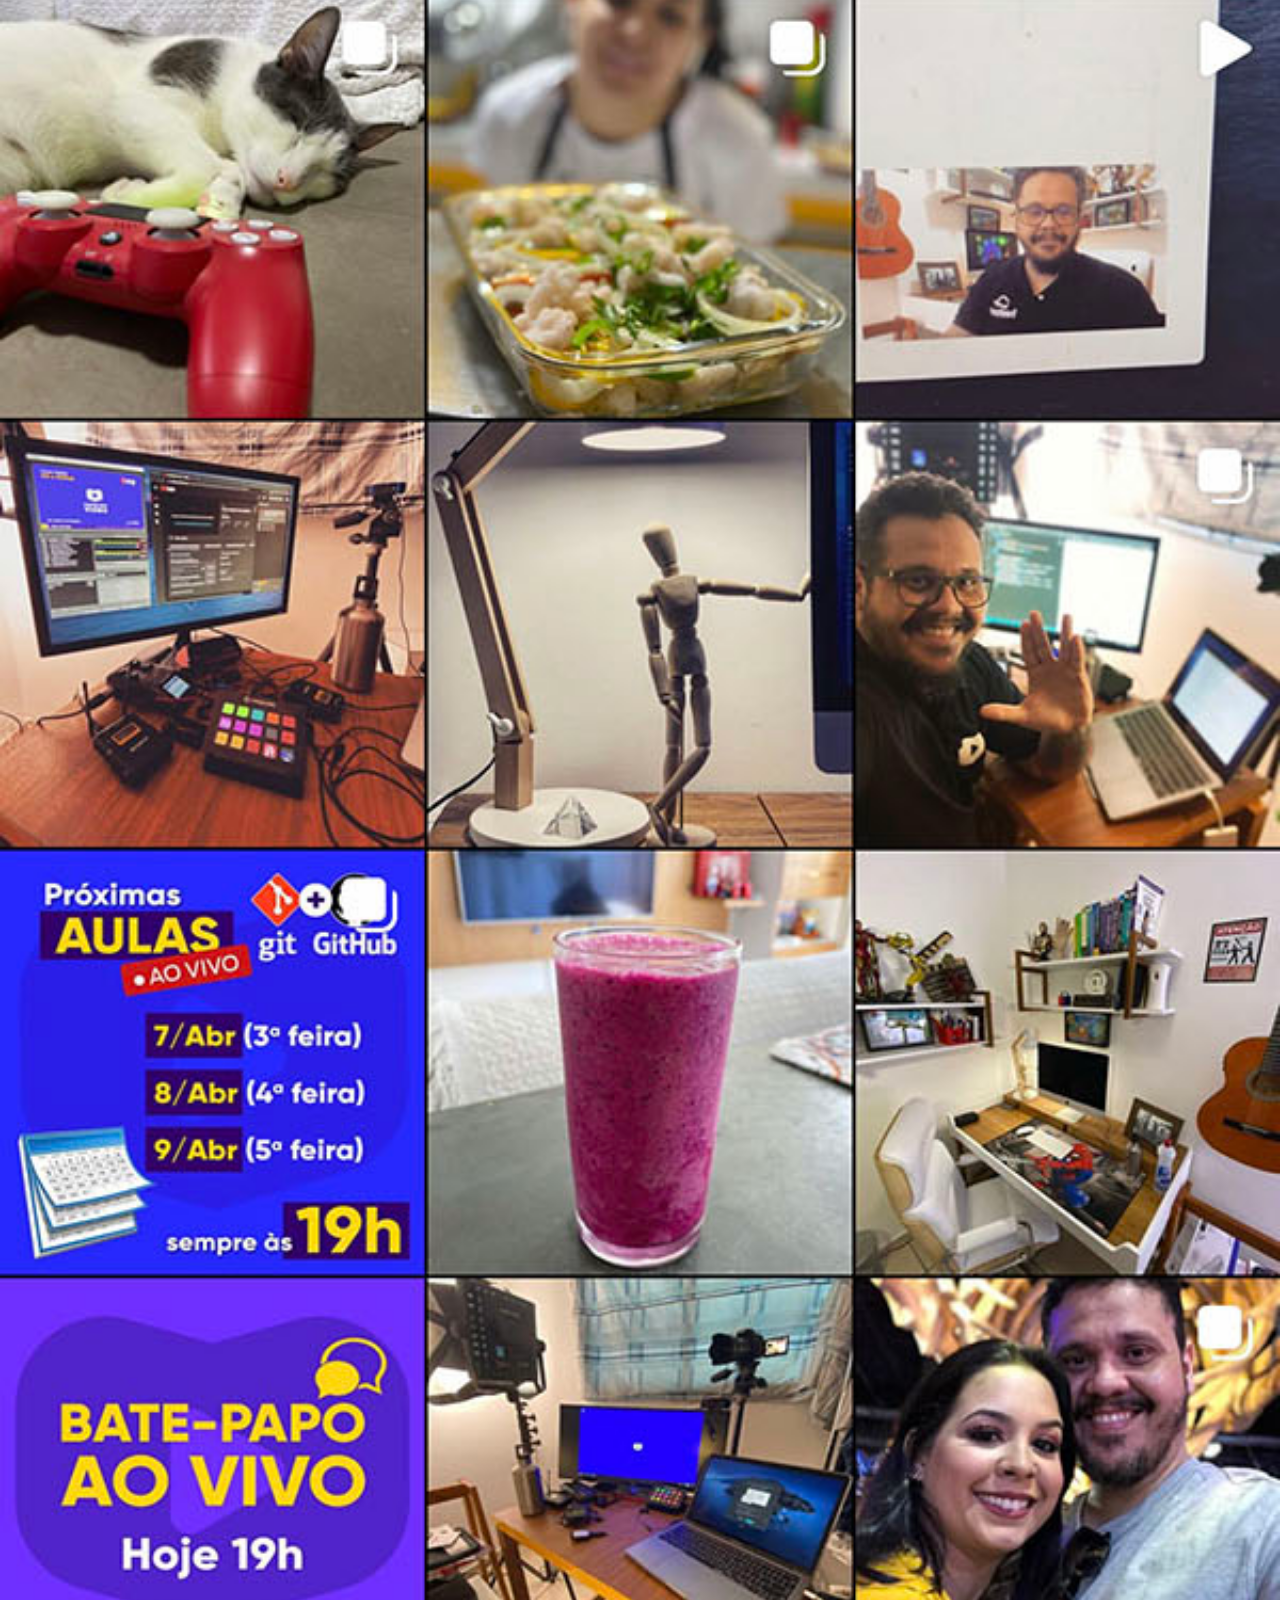
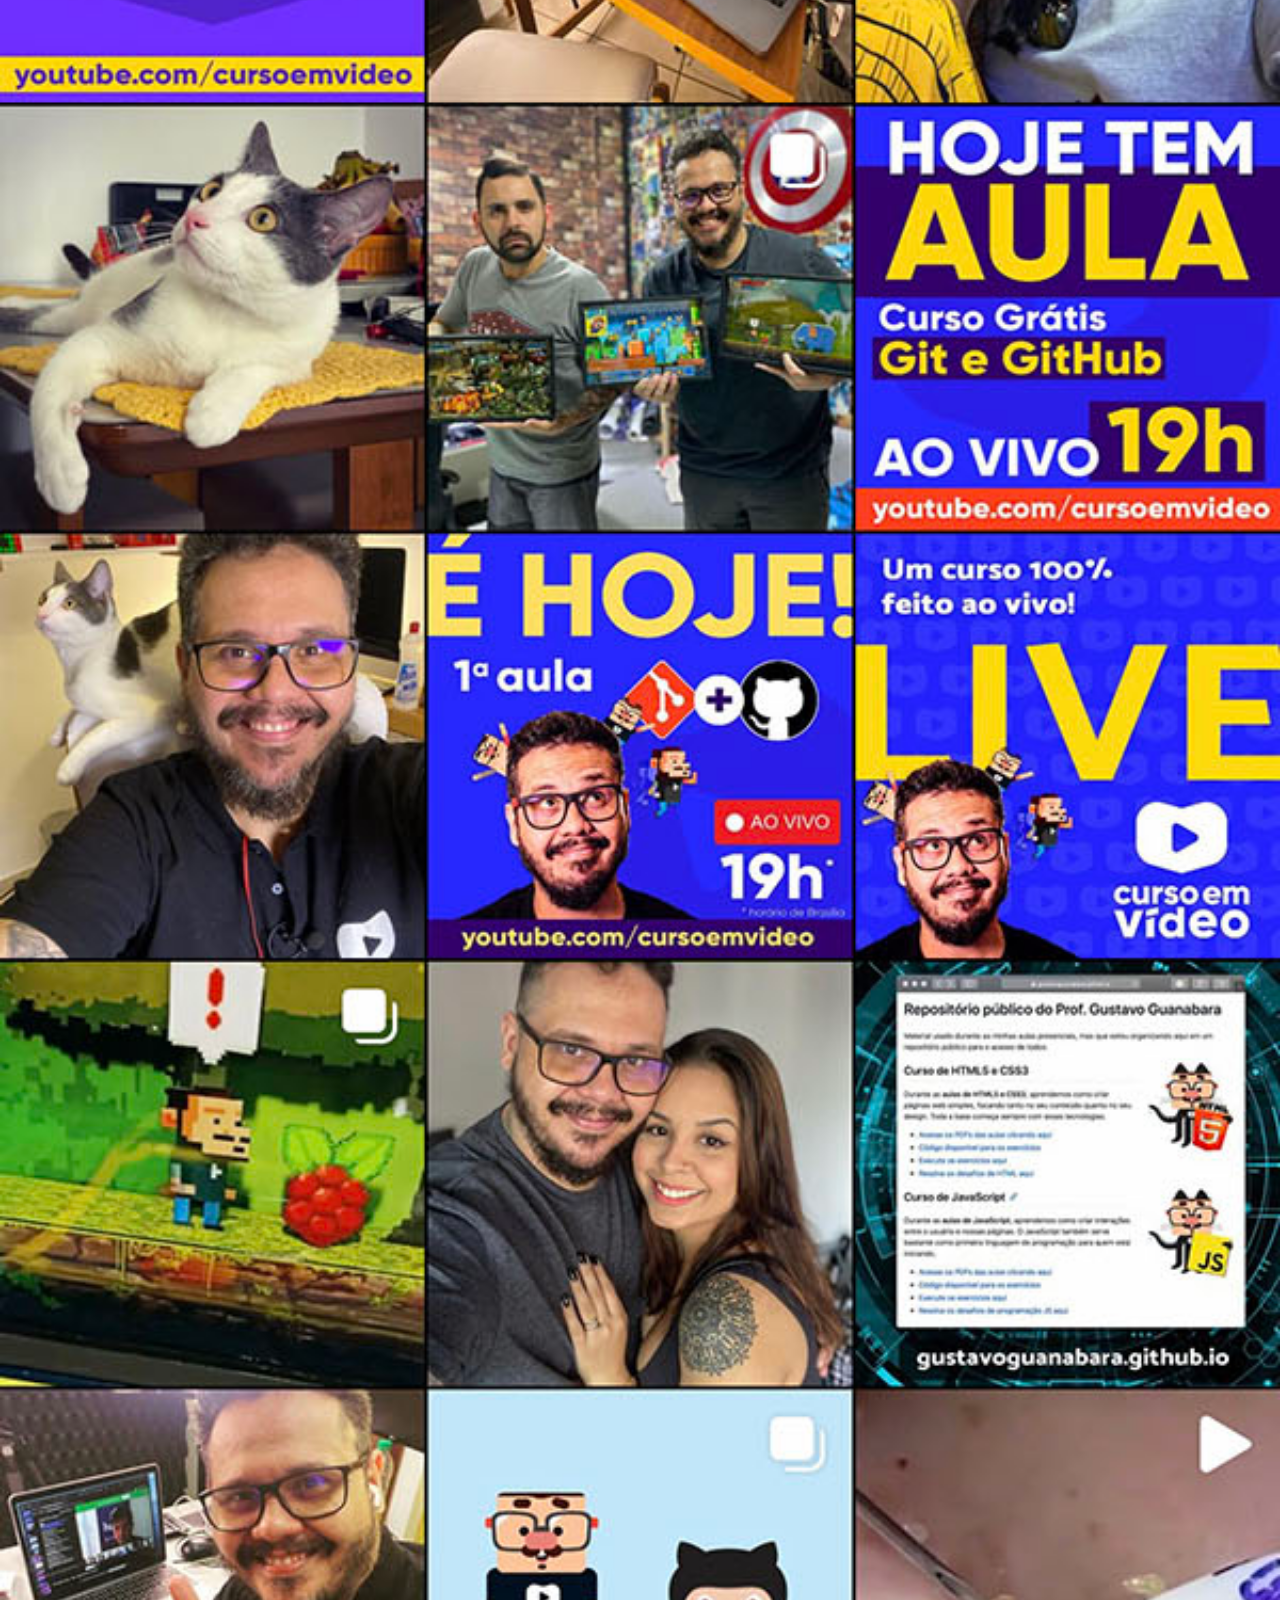
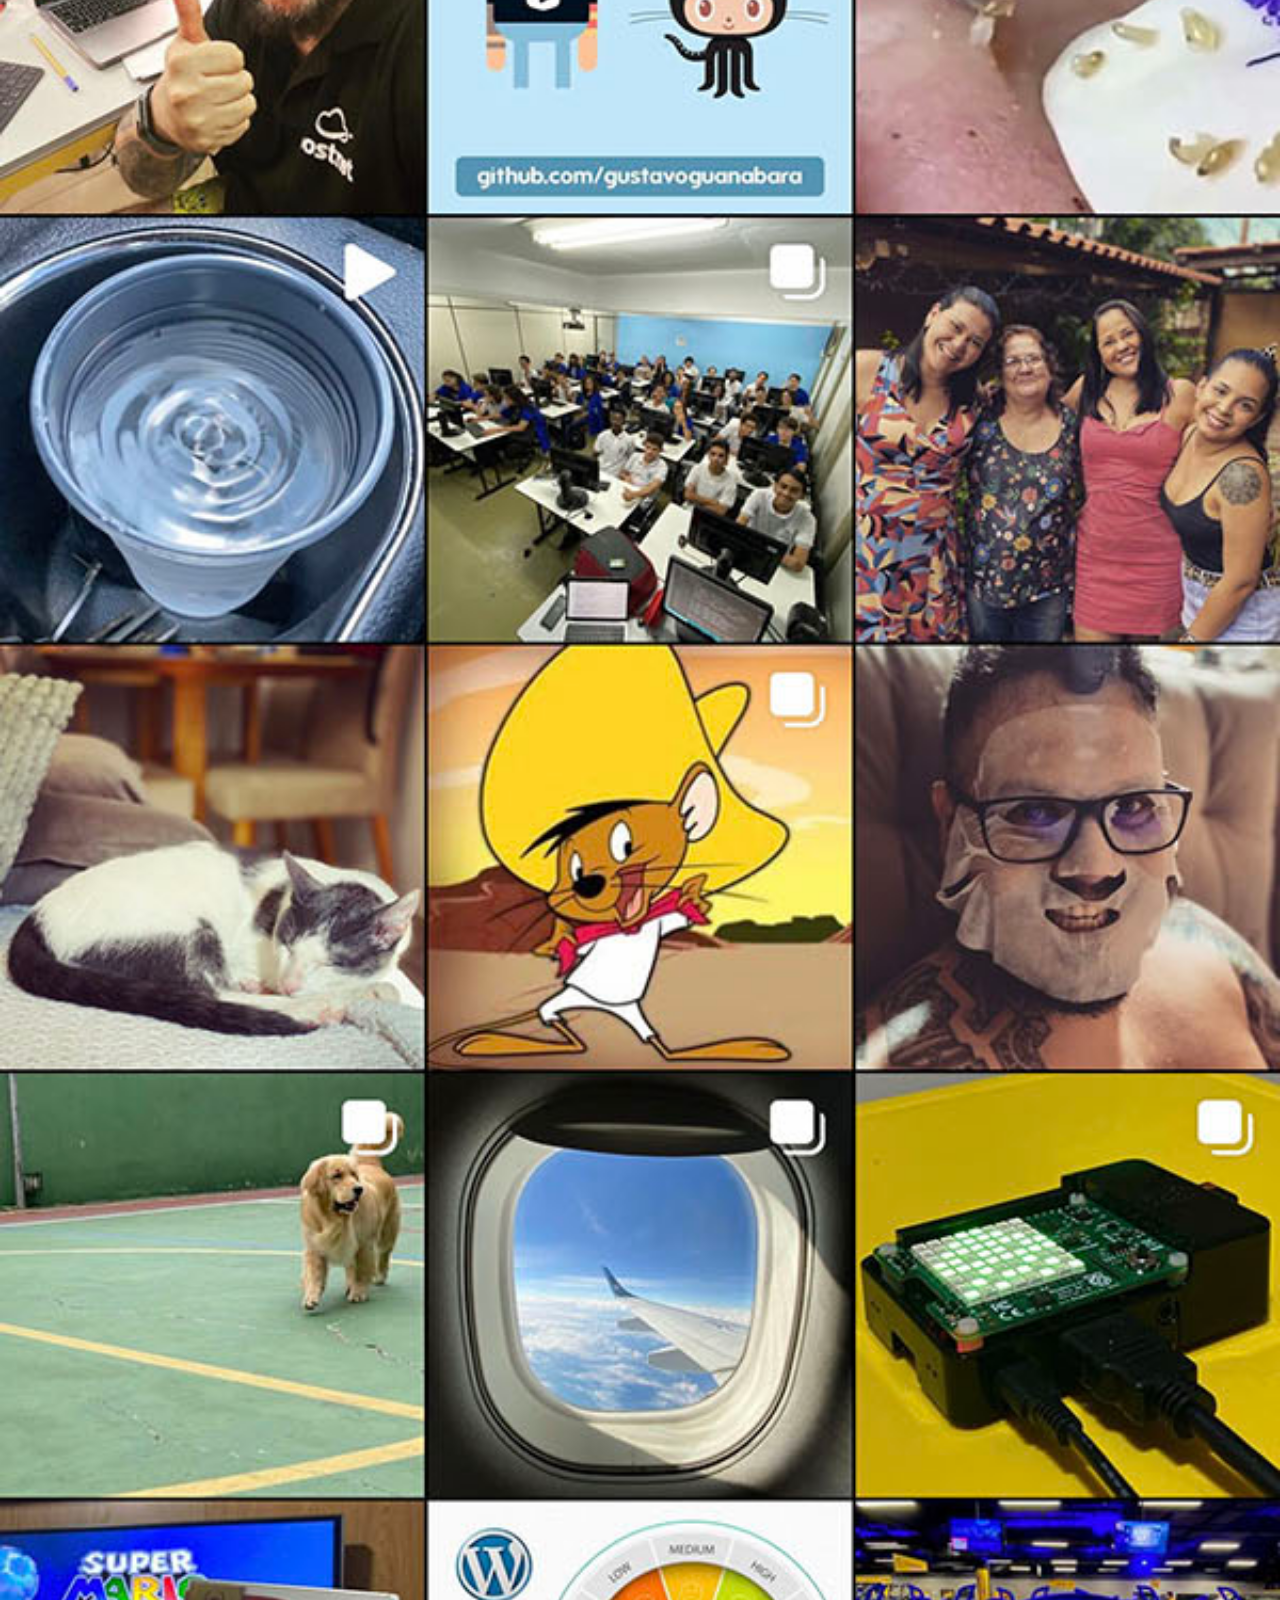
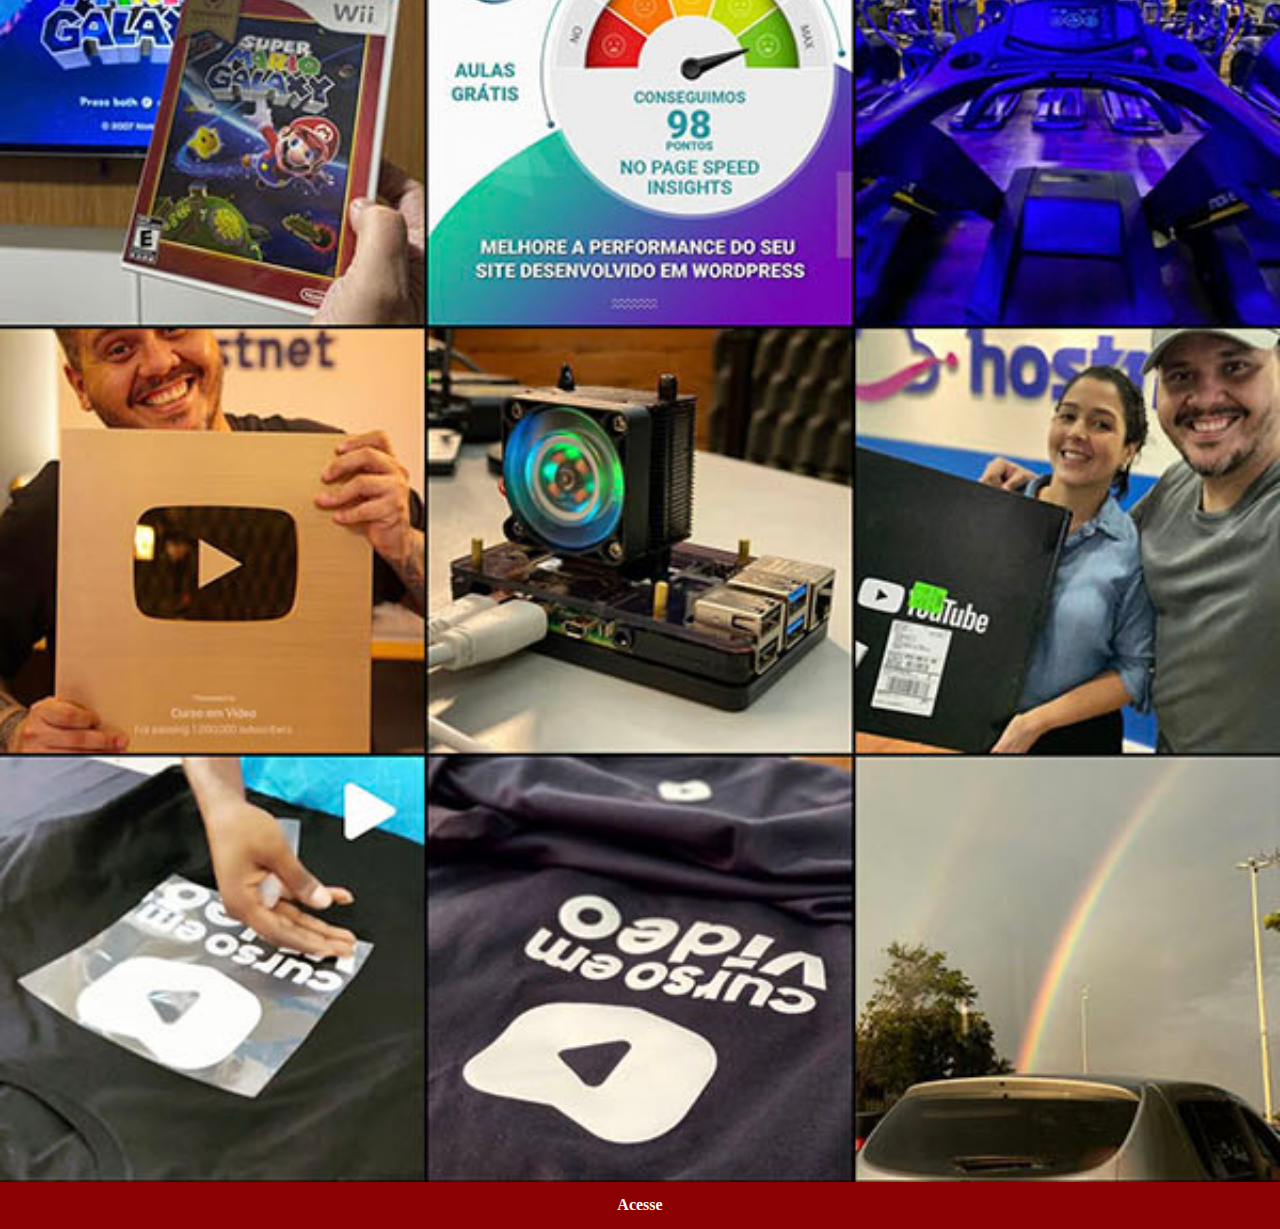
<file: instagram.html>
<!DOCTYPE html>
<html lang="pt-br">
<head>
    <meta charset="UTF-8">
    <meta http-equiv="X-UA-Compatible" content="IE=edge">
    <meta name="viewport" content="width=device-width, initial-scale=1.0">
    <title>Instagram</title>
    <link rel="stylesheet" href="estilos/social.css">
</head>
<body>
    <img src="imagens/tela-instagram.jpg" alt="">
    <a href="https://www.instagram.com/" target="_blank">Acesse</a>
    
</body>
</html>
</file>
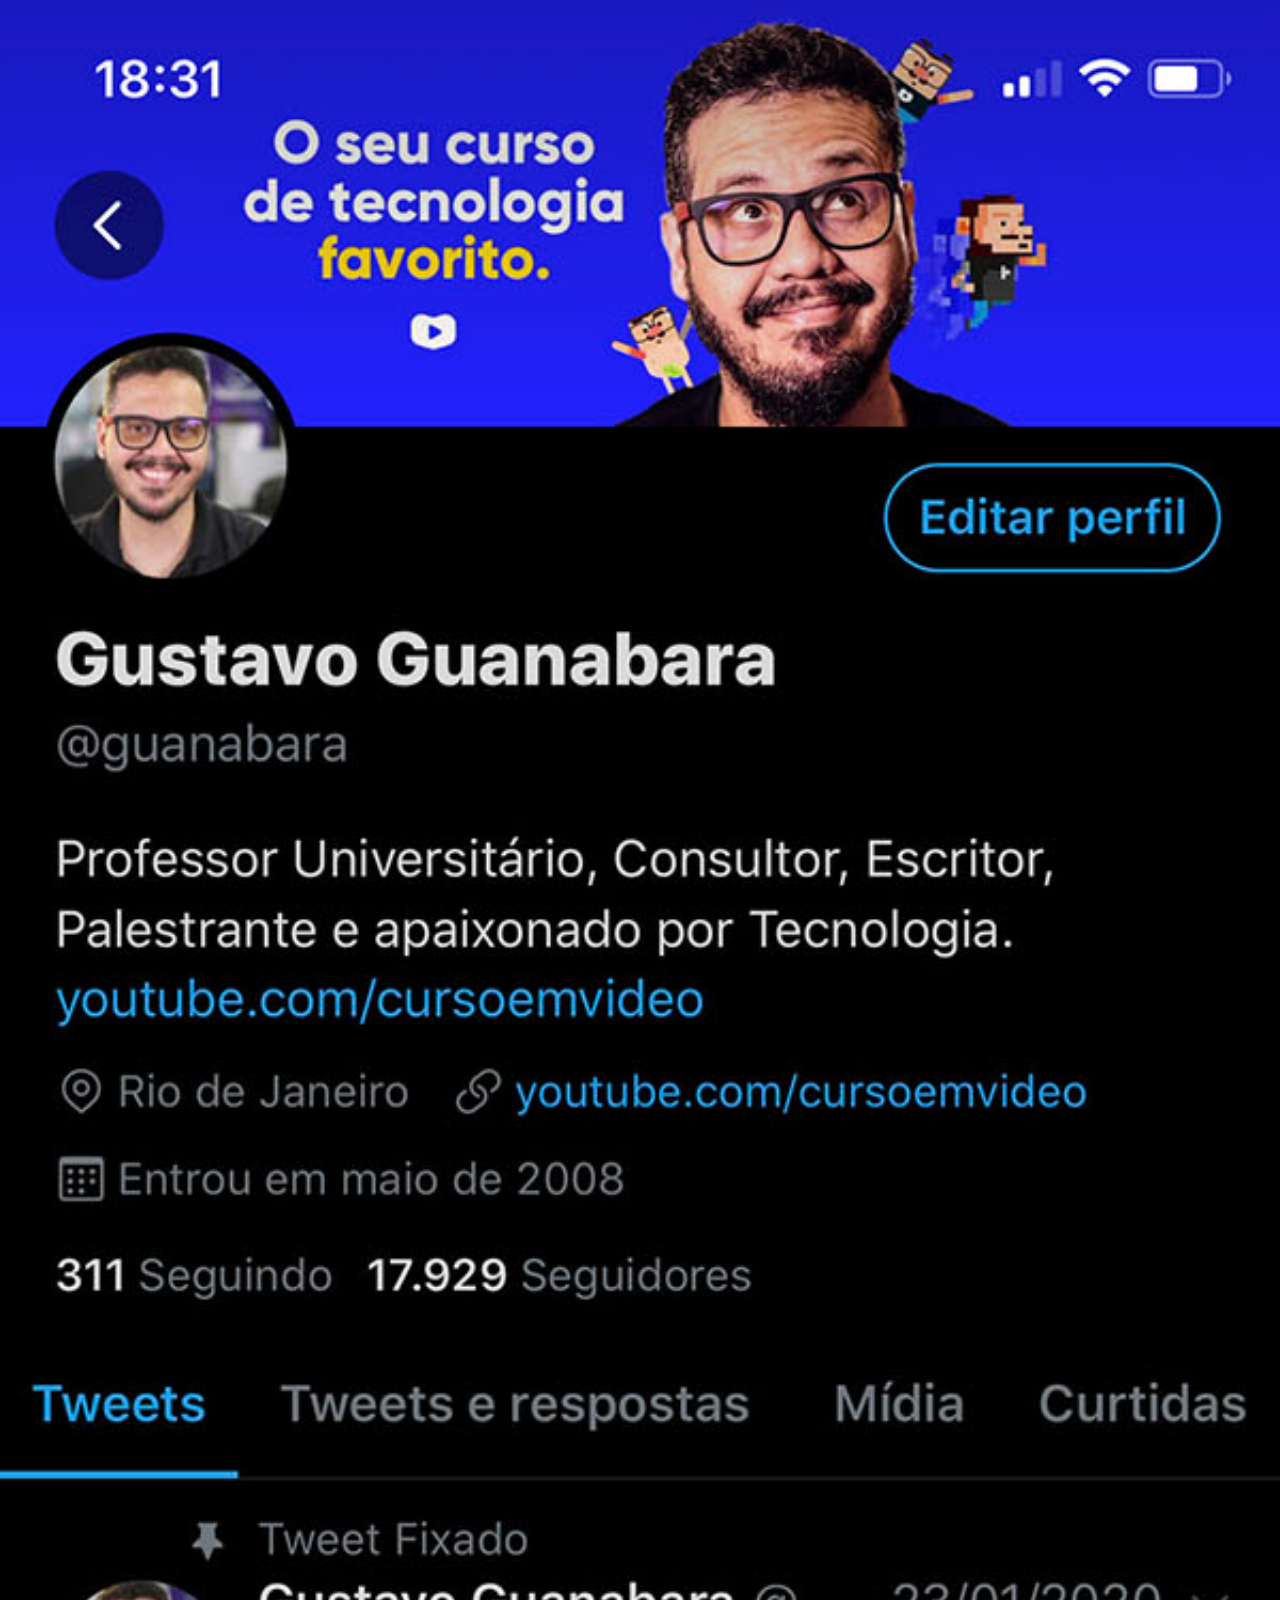
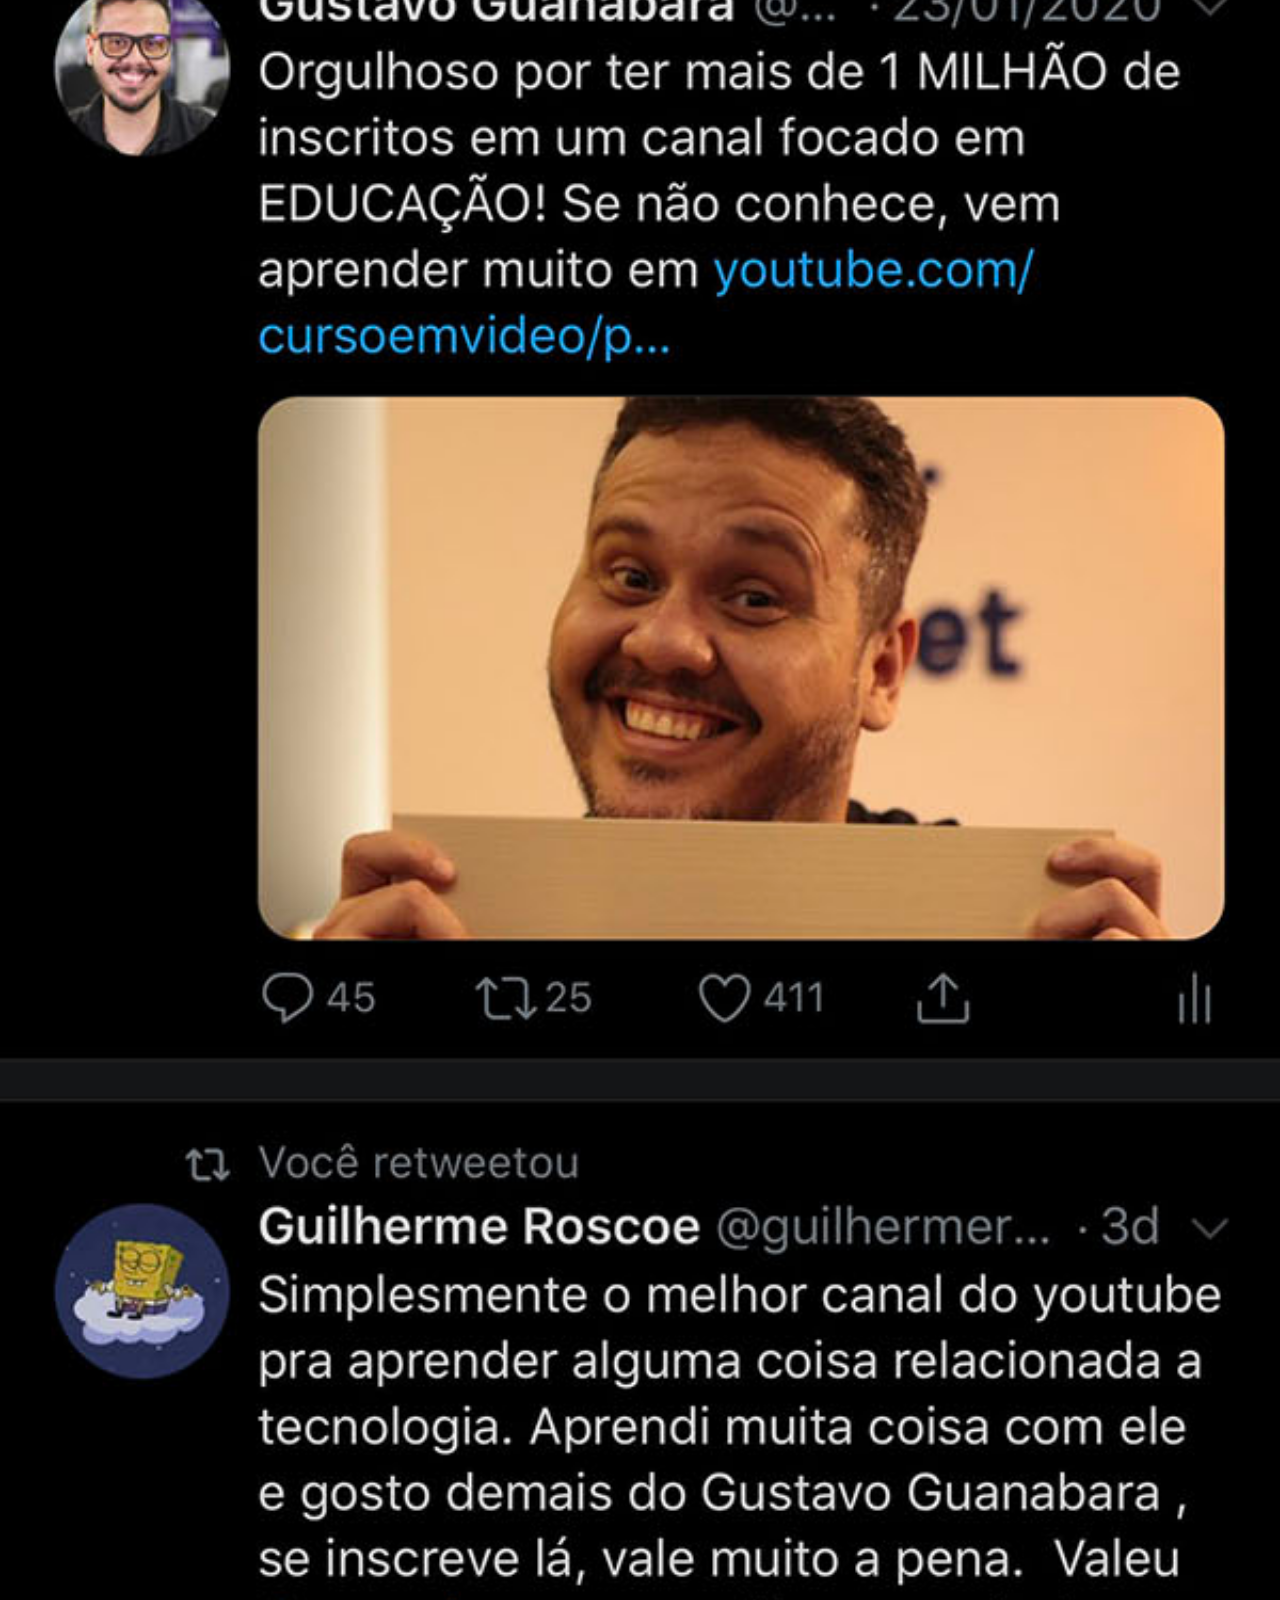
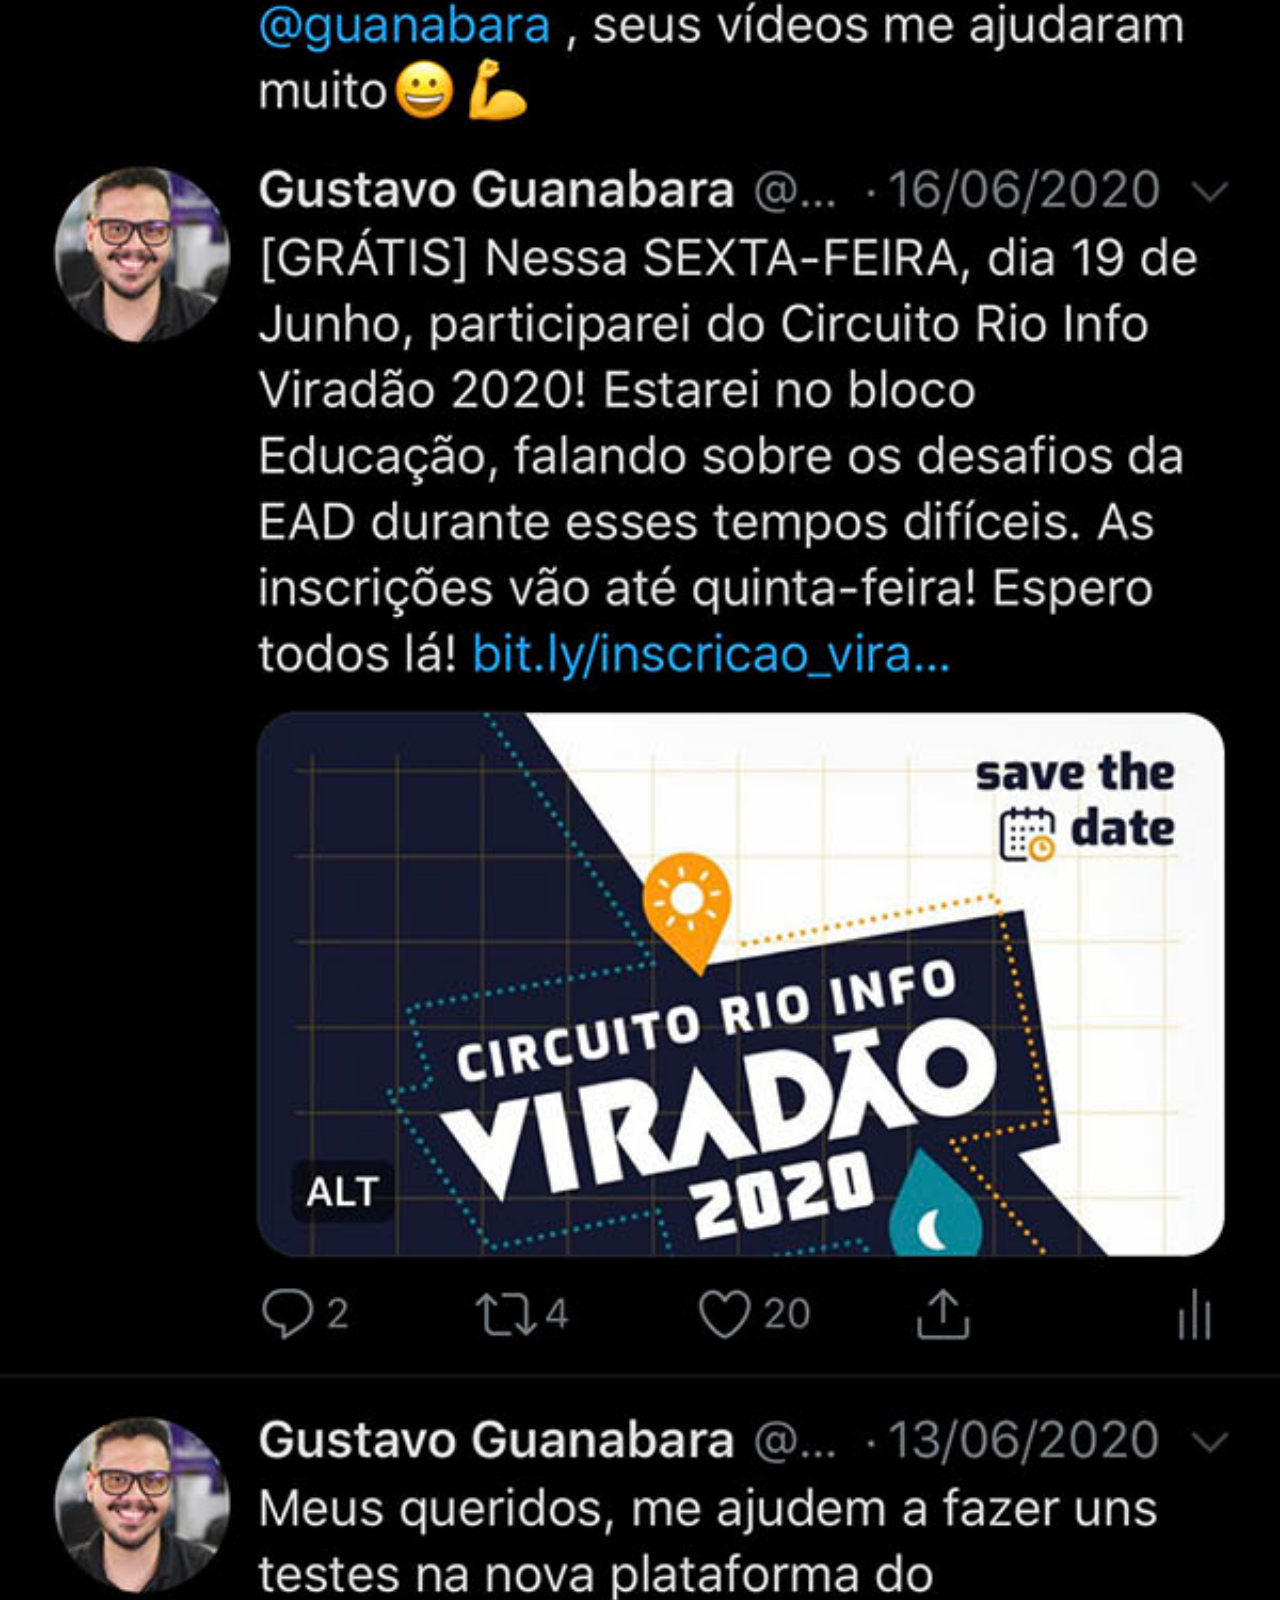
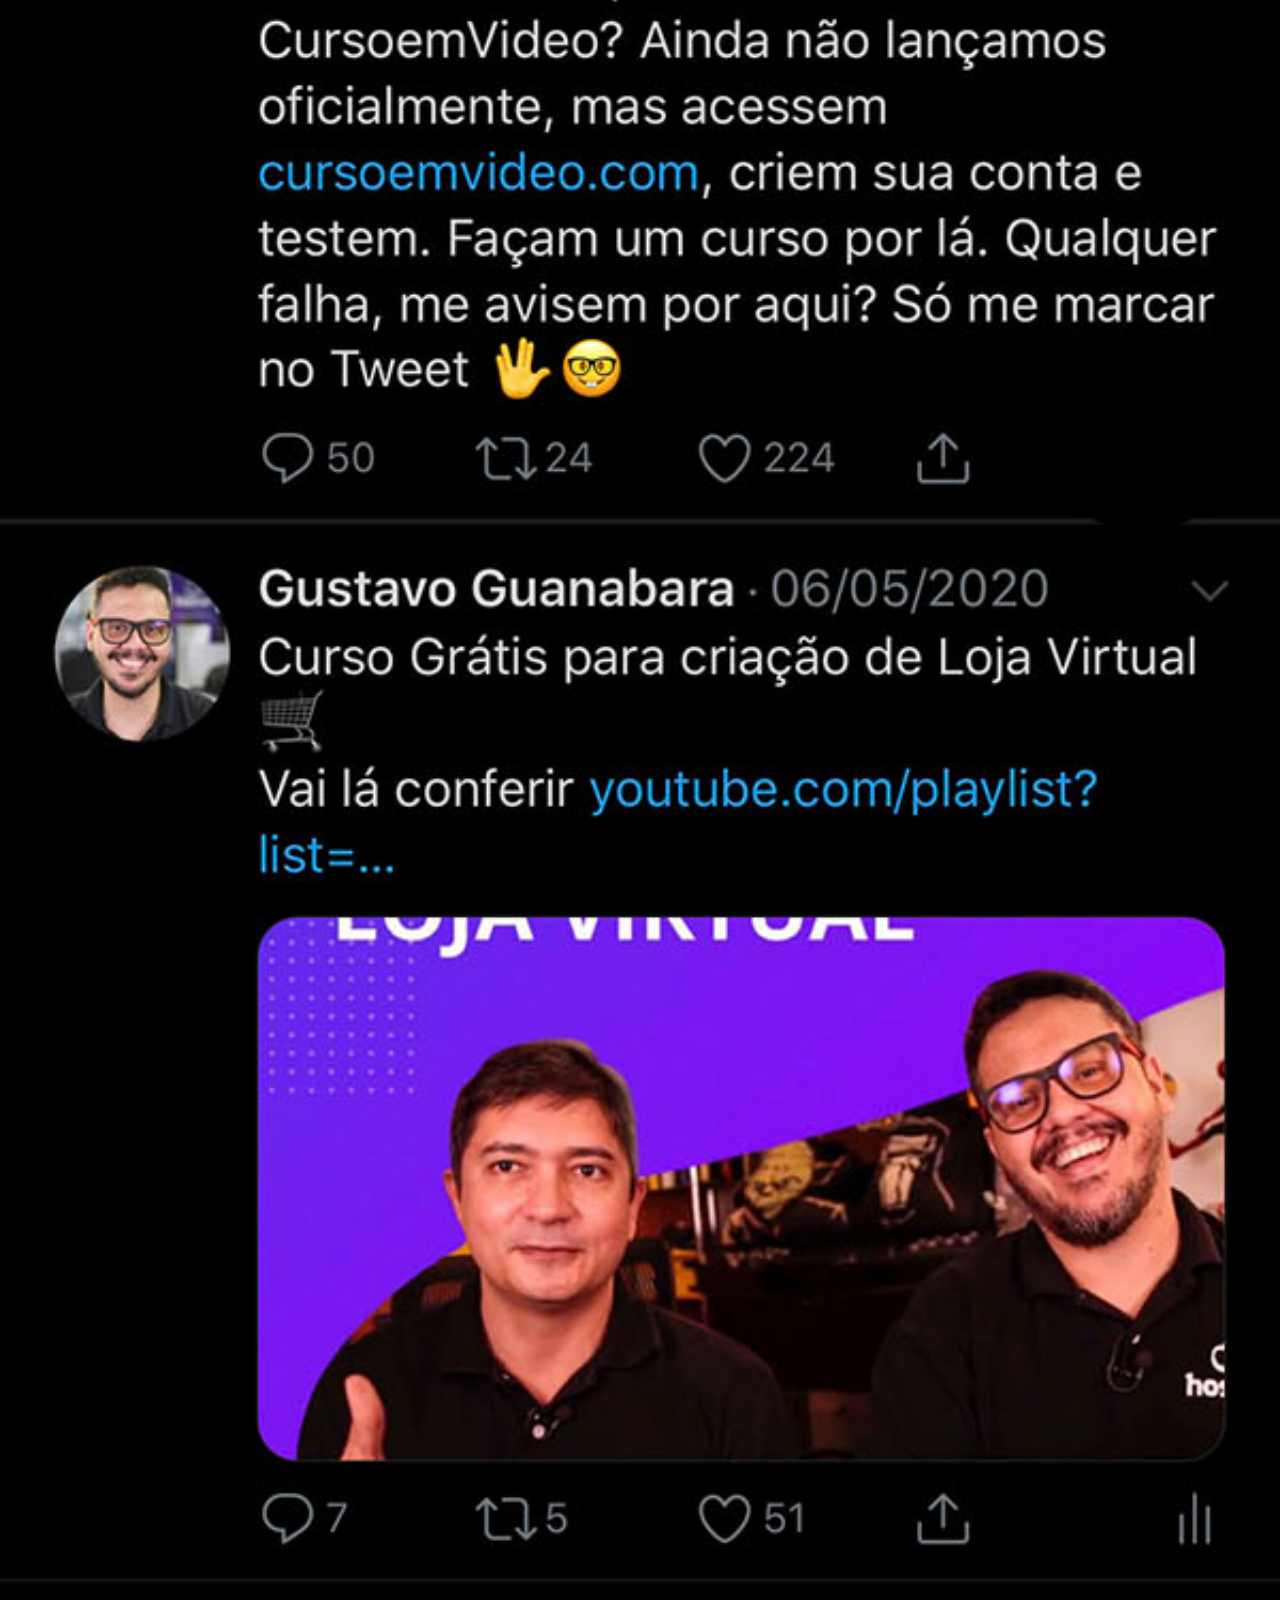
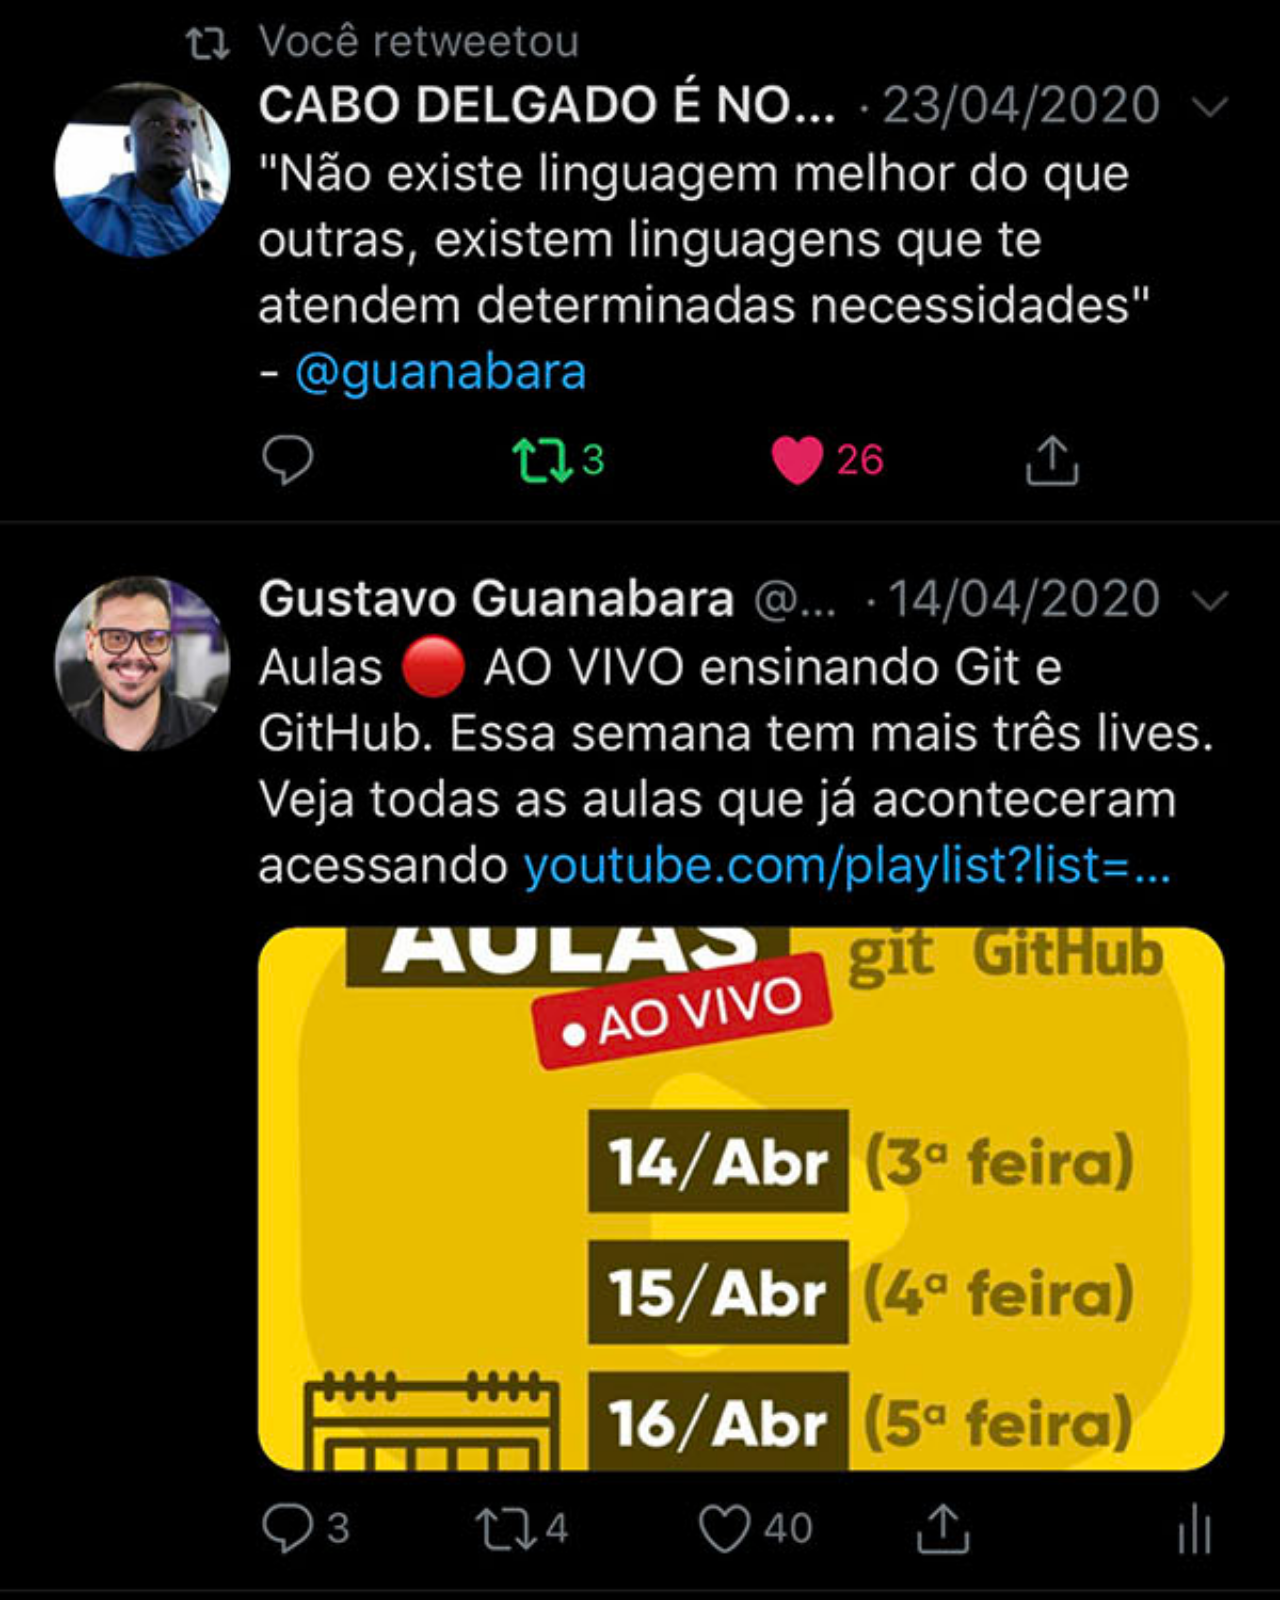
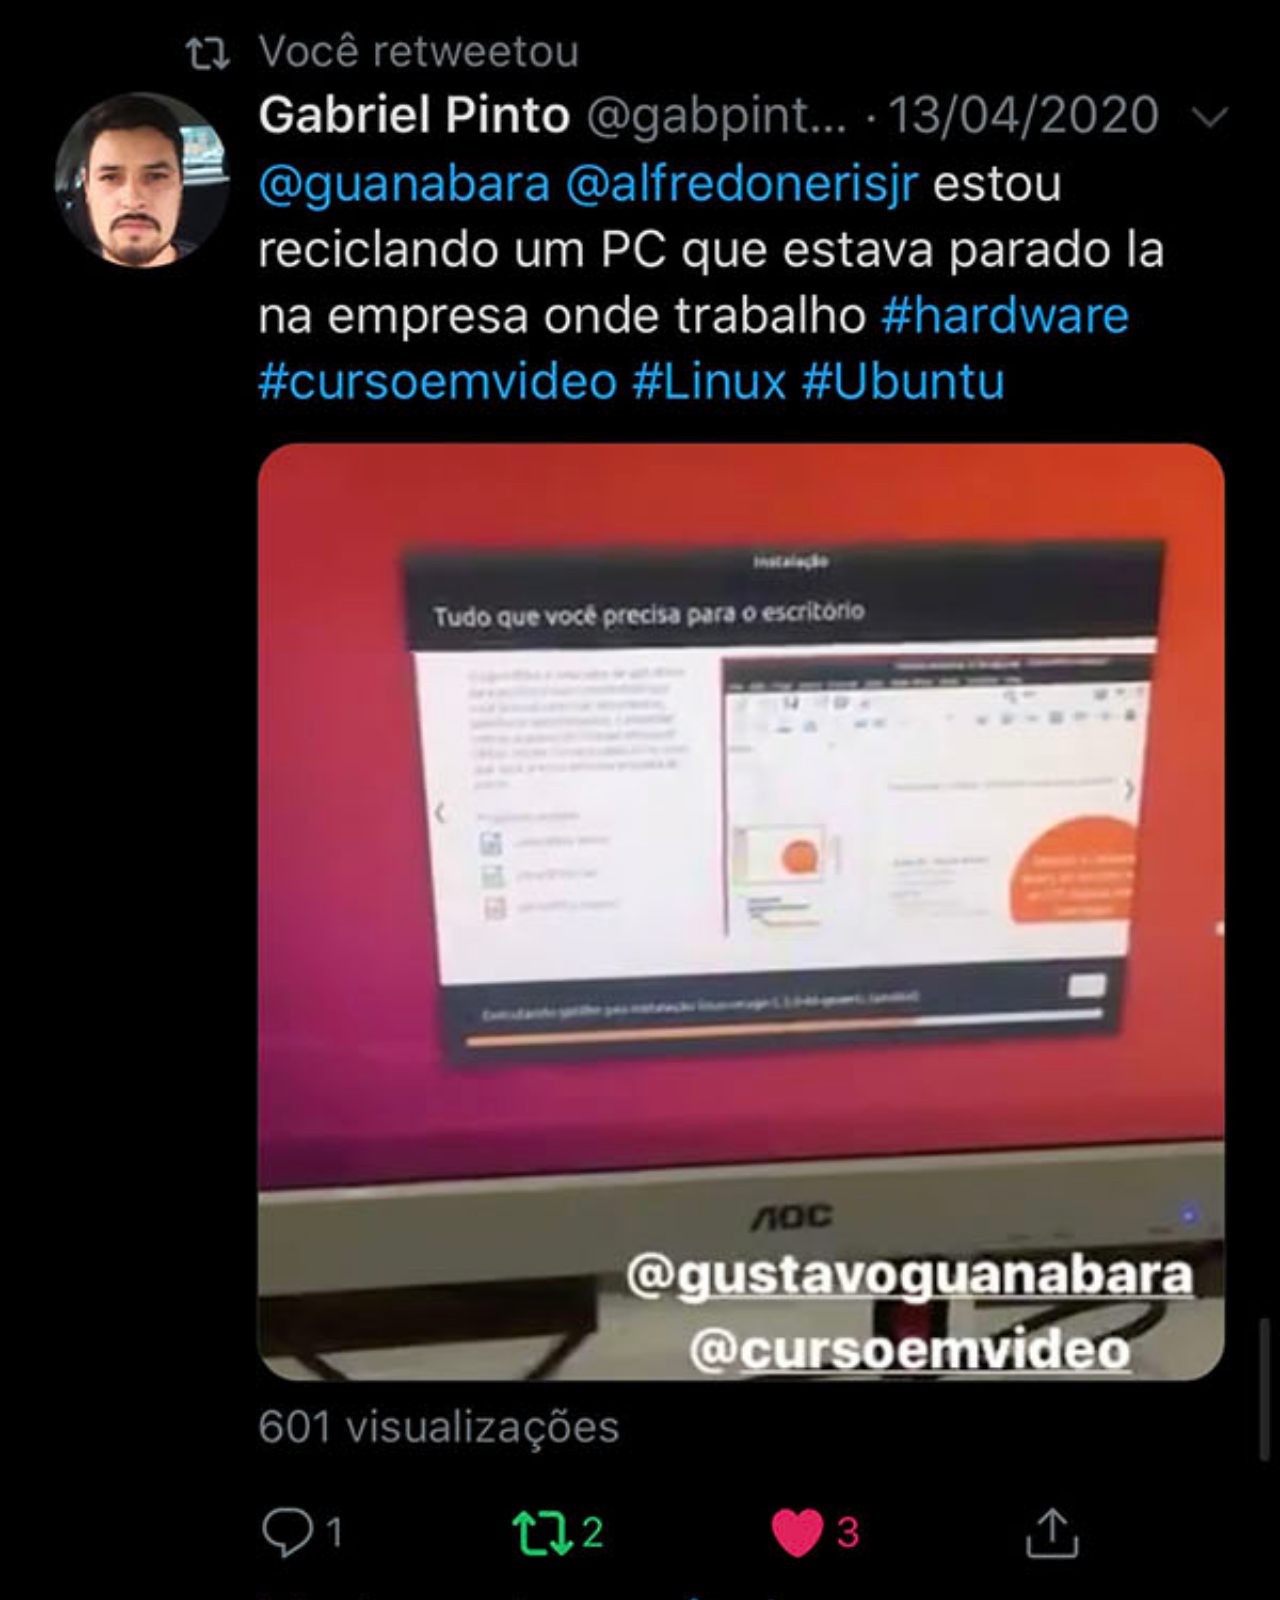
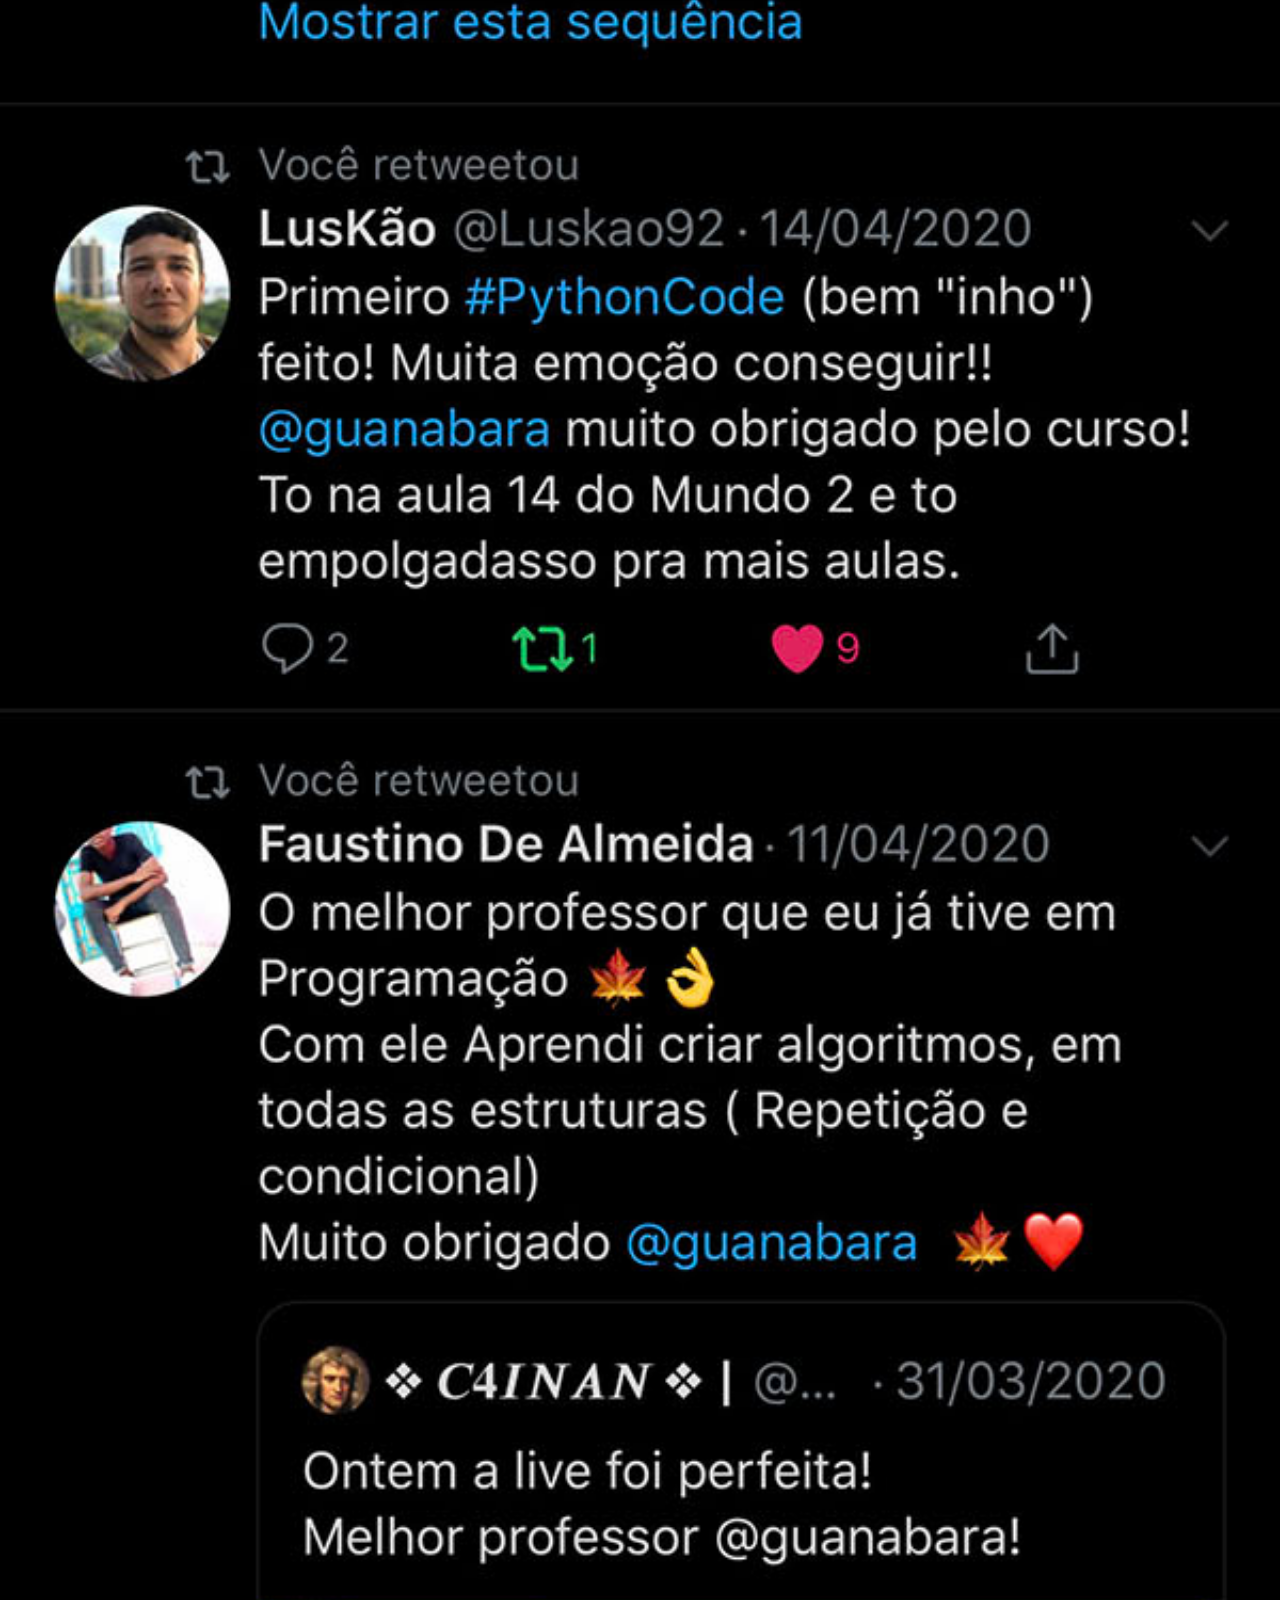
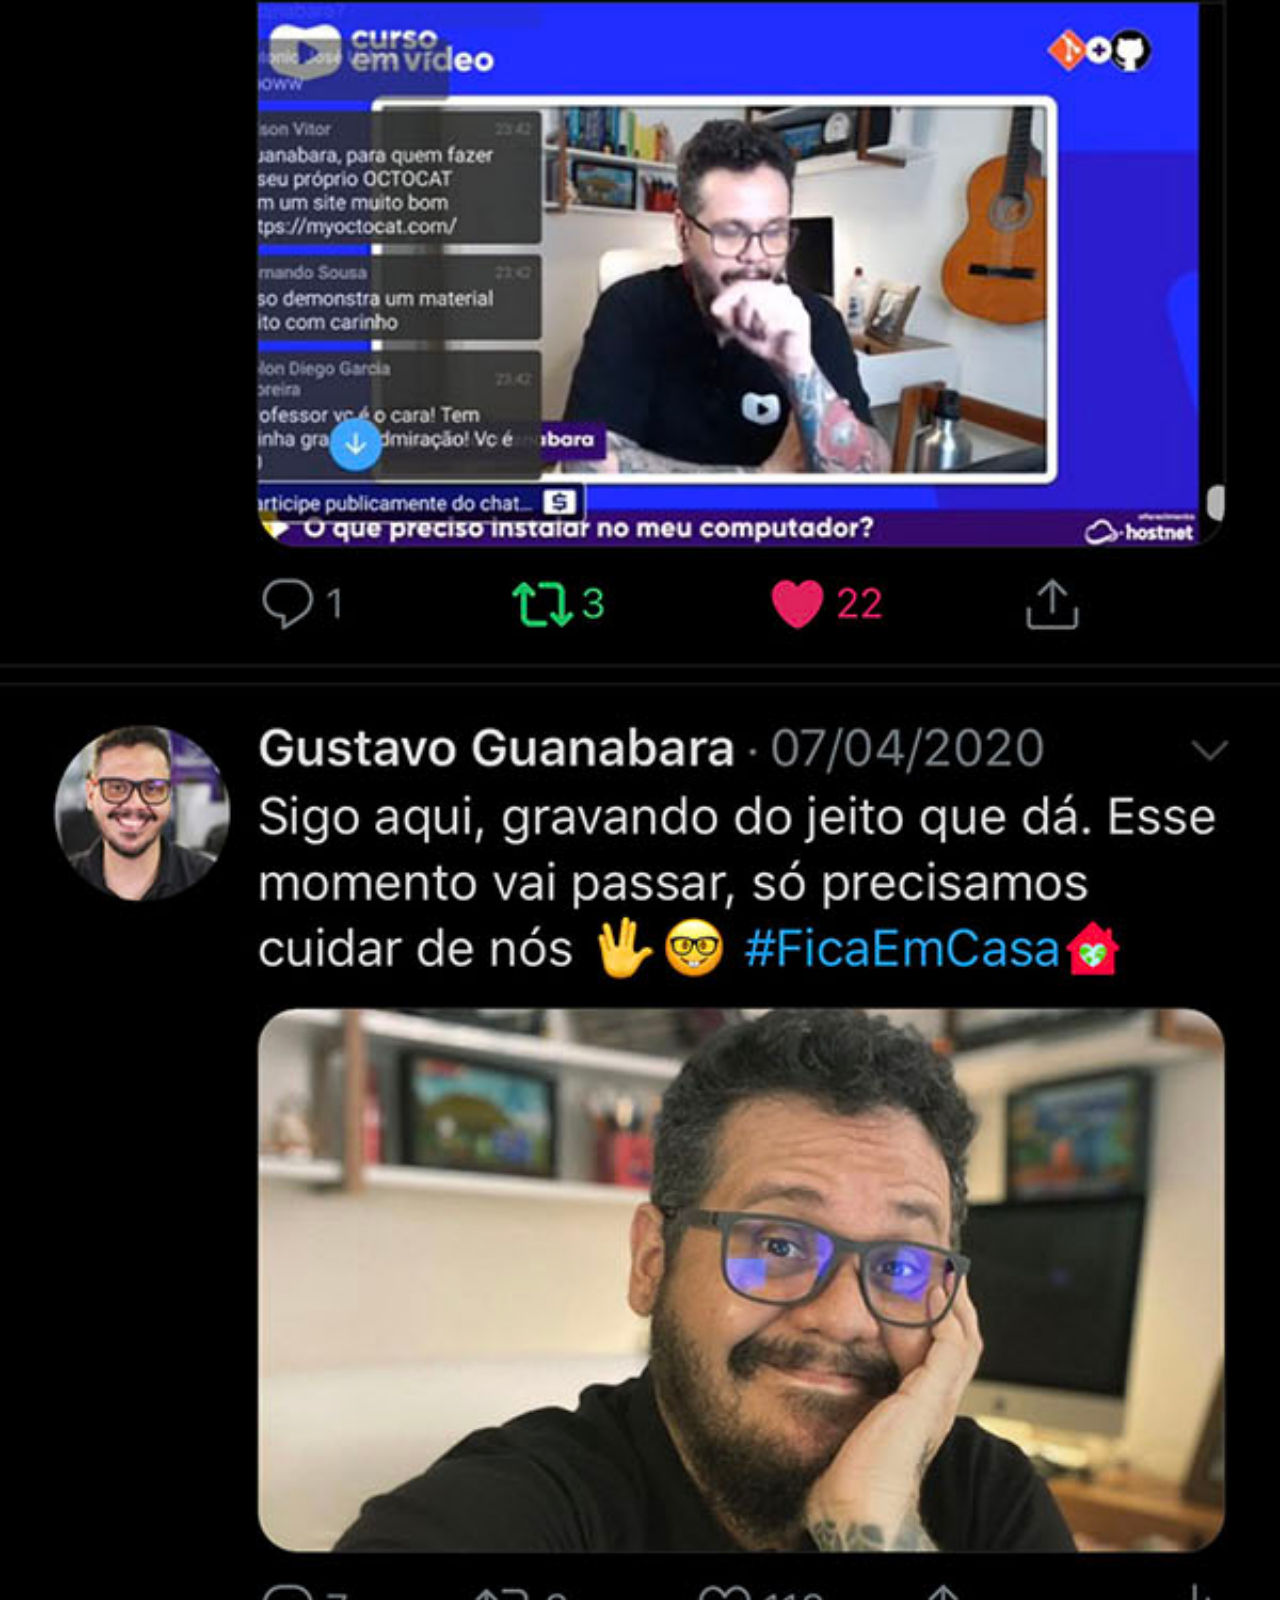
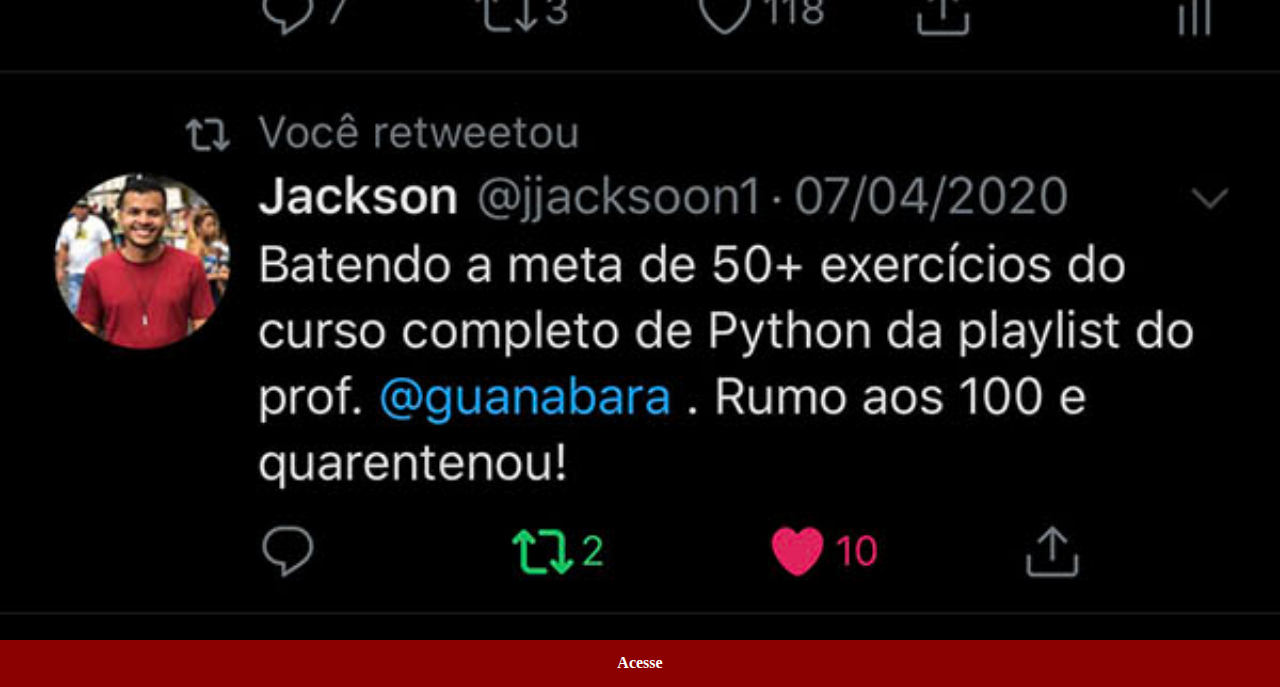
<file: twitter.html>
<!DOCTYPE html>
<html lang="pt-br">
<head>
    <meta charset="UTF-8">
    <meta http-equiv="X-UA-Compatible" content="IE=edge">
    <meta name="viewport" content="width=device-width, initial-scale=1.0">
    <title>Twitter</title>
    <link rel="stylesheet" href="estilos/social.css">
</head>
<body>
    <img src="imagens/tela-twitter.jpg" alt="">
    <a href="http://www.twitter.com" target="_blank">Acesse</a>
</body>
</html>
</file>
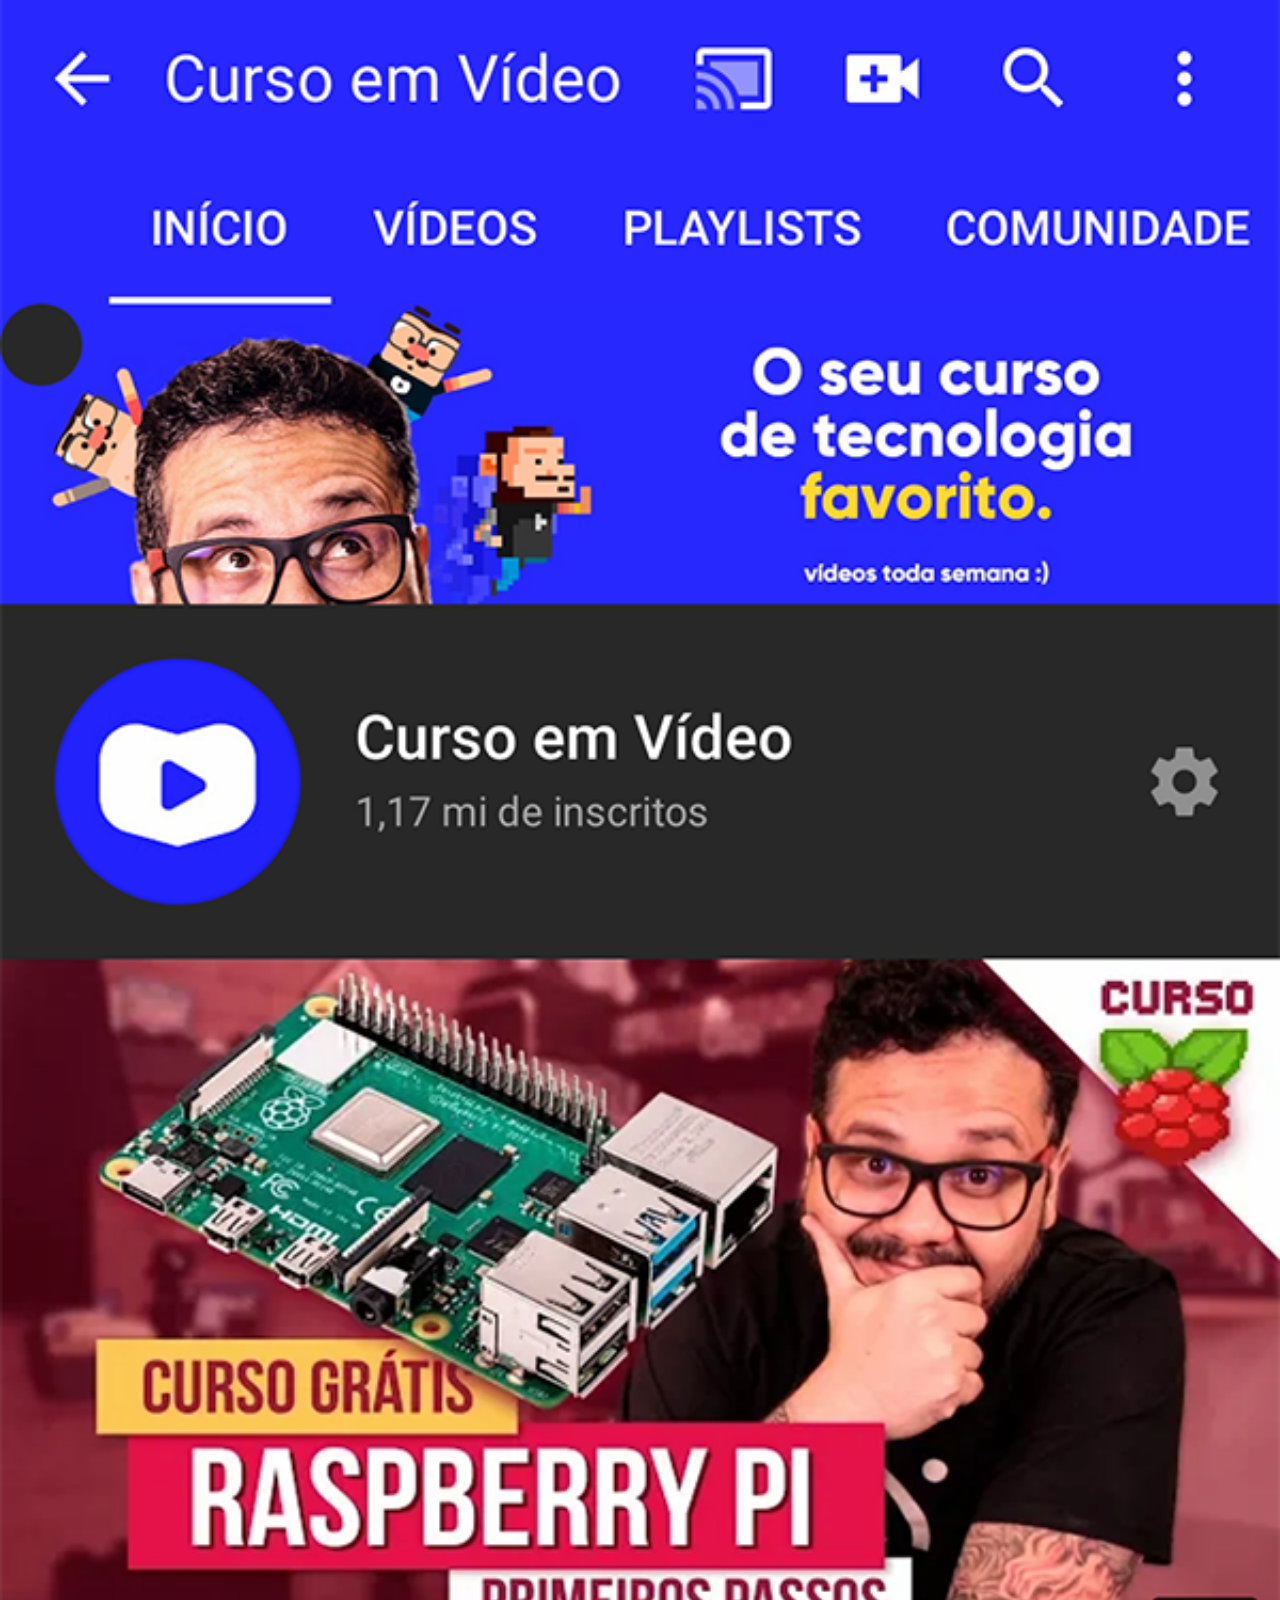
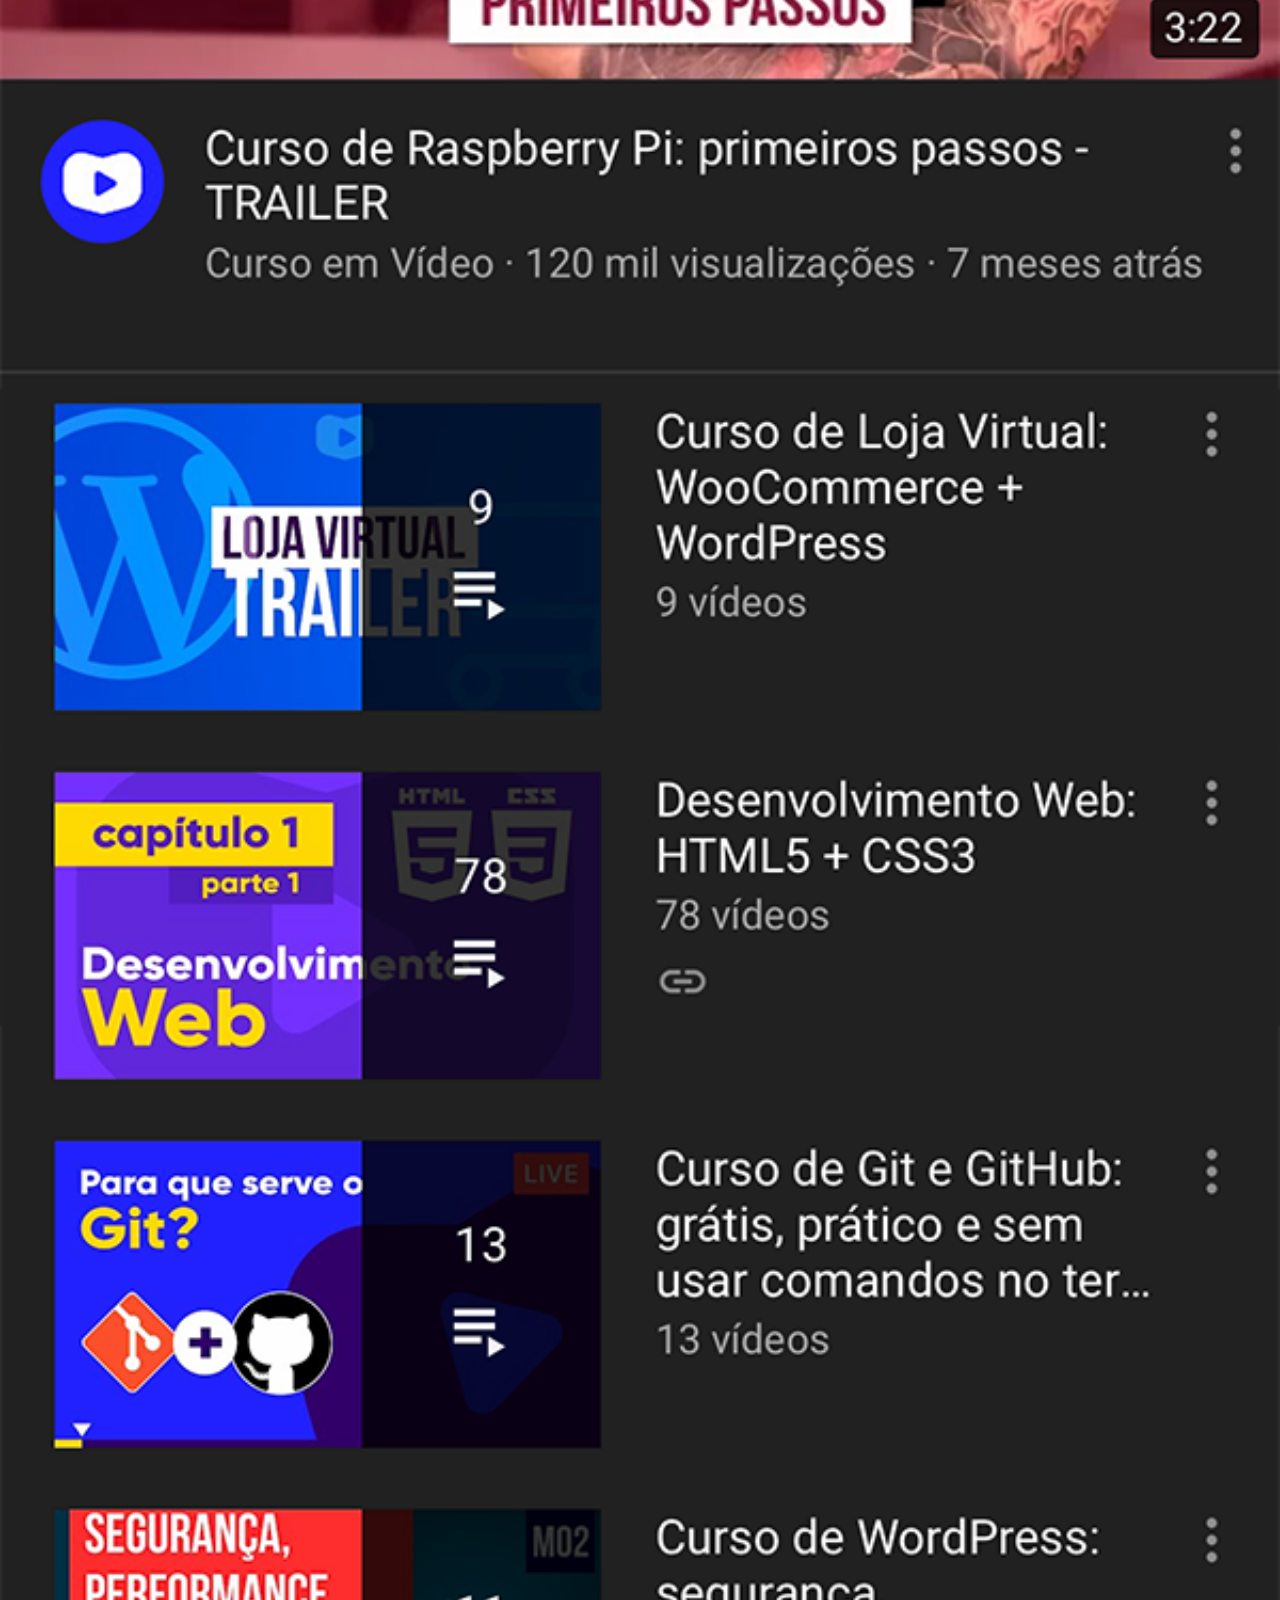
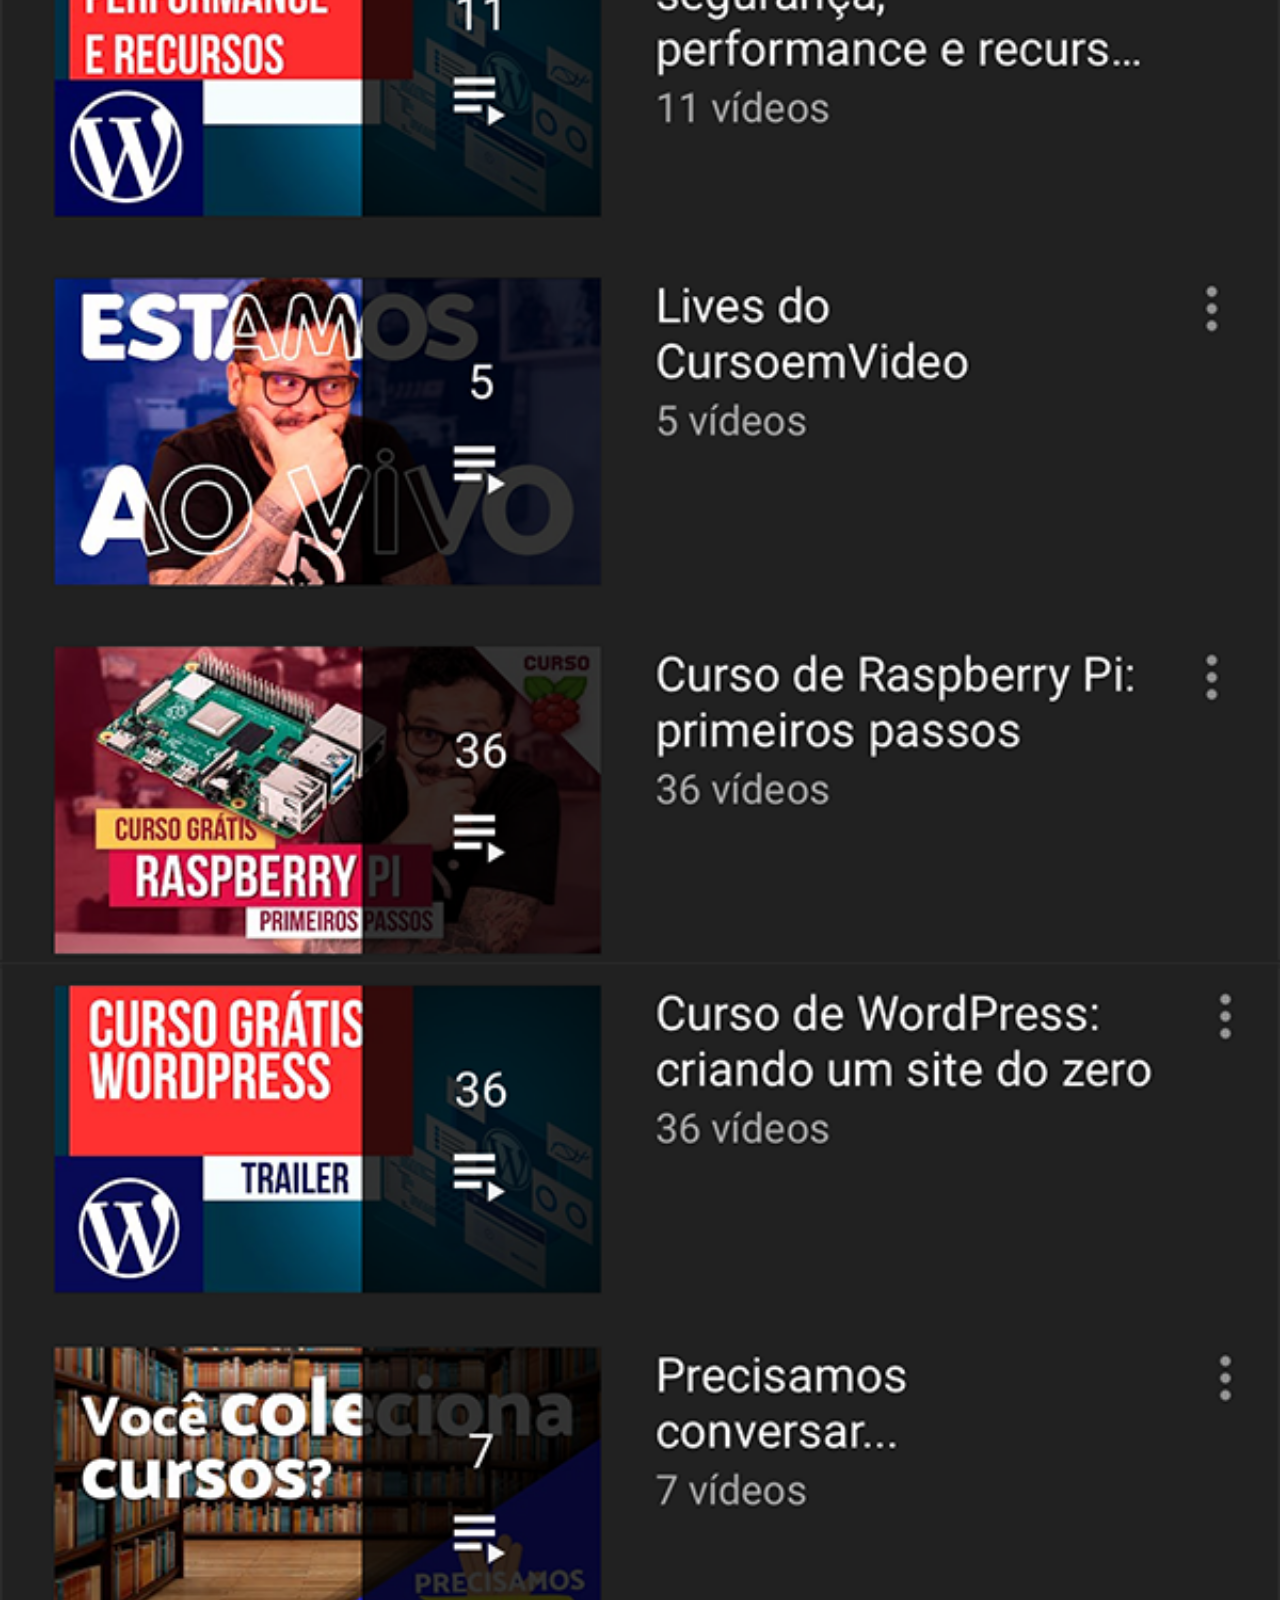
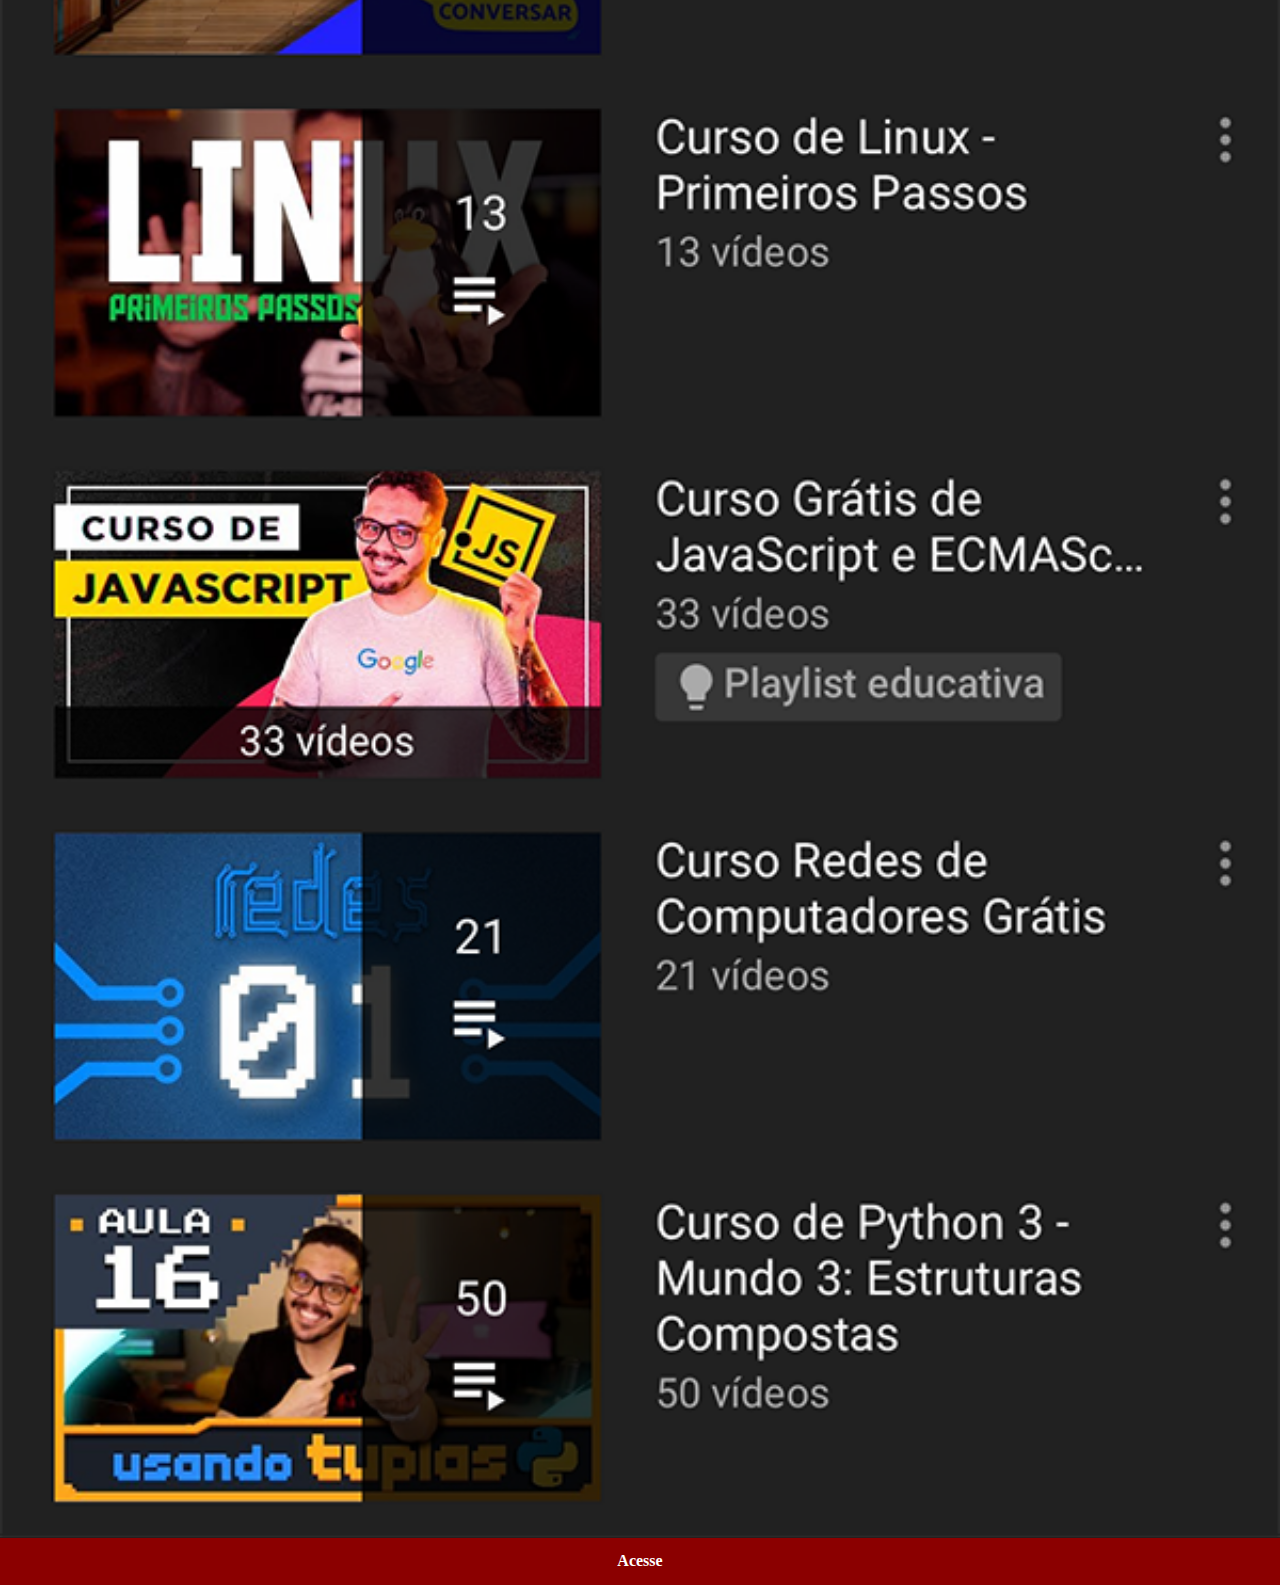
<file: youtube.html>
<!DOCTYPE html>
<html lang="pt-br">
<head>
    <meta charset="UTF-8">
    <meta http-equiv="X-UA-Compatible" content="IE=edge">
    <meta name="viewport" content="width=device-width, initial-scale=1.0">
    <title>You tube</title>
    <link rel="stylesheet" href="estilos/social.css">
</head>

<body>
    <img src="imagens/tela-youtube.png" alt="">
    <a href="https://www.youtube.com/channel/UComLRYCtuXZXWzAOY4wNCvA" target="_blank">Acesse</a>
</body>
</html>
</file>
<file: estilos/style.css>
@charset "UTF-8";

*{
    margin: 0px;
    padding: 0px;
    font-family: Arial, Helvetica, sans-serif;
}
html,body{
    height: 100vh;
    width: 100vw;

}
body{
    background: url(../imagens/fundo-madeira.jpg) no-repeat top center;
    background-size: cover;
    background-attachment: fixed;
}
main{
    height: 100vh;
    position: relative;
}
section#telefone{
    position: absolute;
    top: 50%;
    left: 50%;
    transform: translate(-50%,-50%);

    height: 627px;
    width: 311px;
    background-color: black;
    background: url(../imagens/frame-iphone.png) no-repeat;
}
    
iframe#tela{
    position: relative;
    top: 81px;
    left: 22px;
    width: 267px;
    height: 471px;
}
</file>
<file: estilos/social.css>
@charset "UTF-8";

*{
    padding: 0px;
    margin: 0px;
}
a{
    display: block;
    background-color: darkred;
    padding: 15px;
    margin: -5px;
    text-align: center;
    font-weight: bolder;
    text-decoration: none;
    color: white;

}
img{
    width: 100vw;
}
/*Para esconder a barra de rolagem usamos*/
::-webkit-scrollbar{
    width: 0px;
    height: 0px;
}
a:hover{
    background-color: red;
}
</file>
